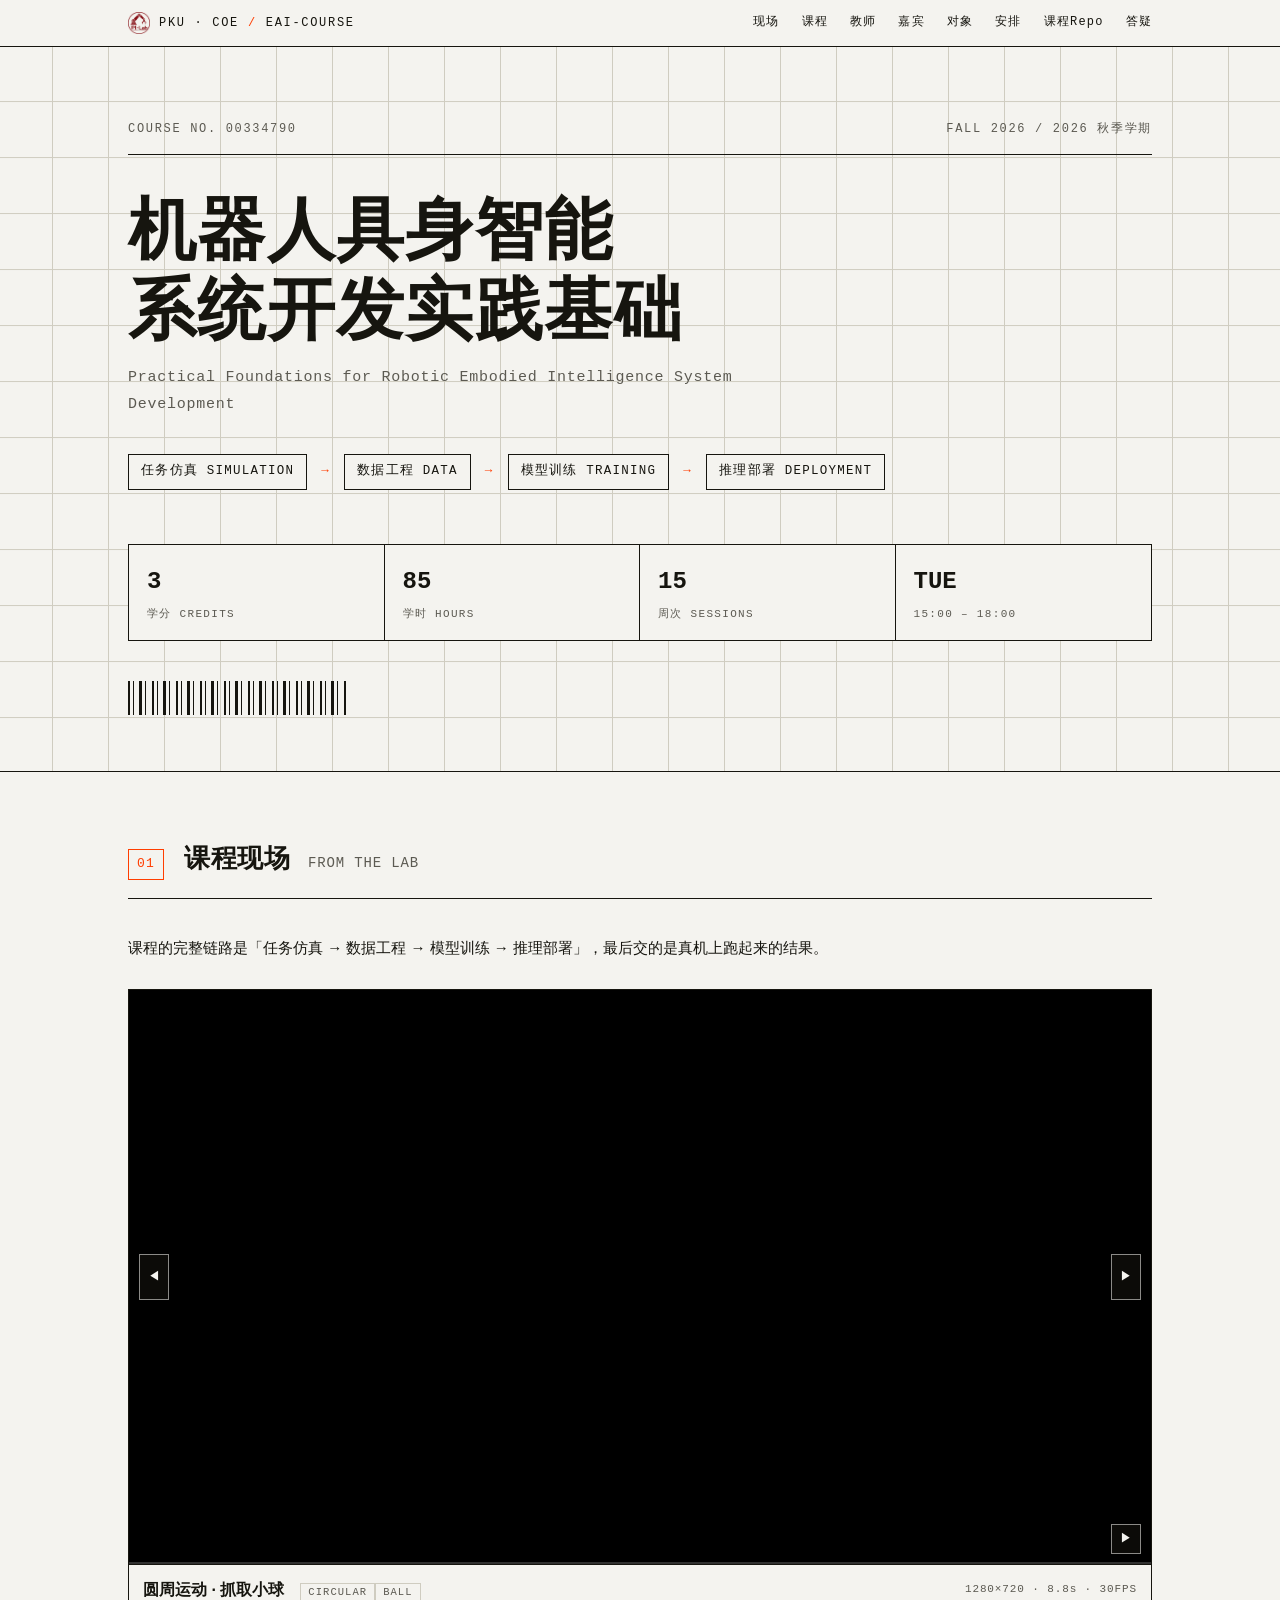
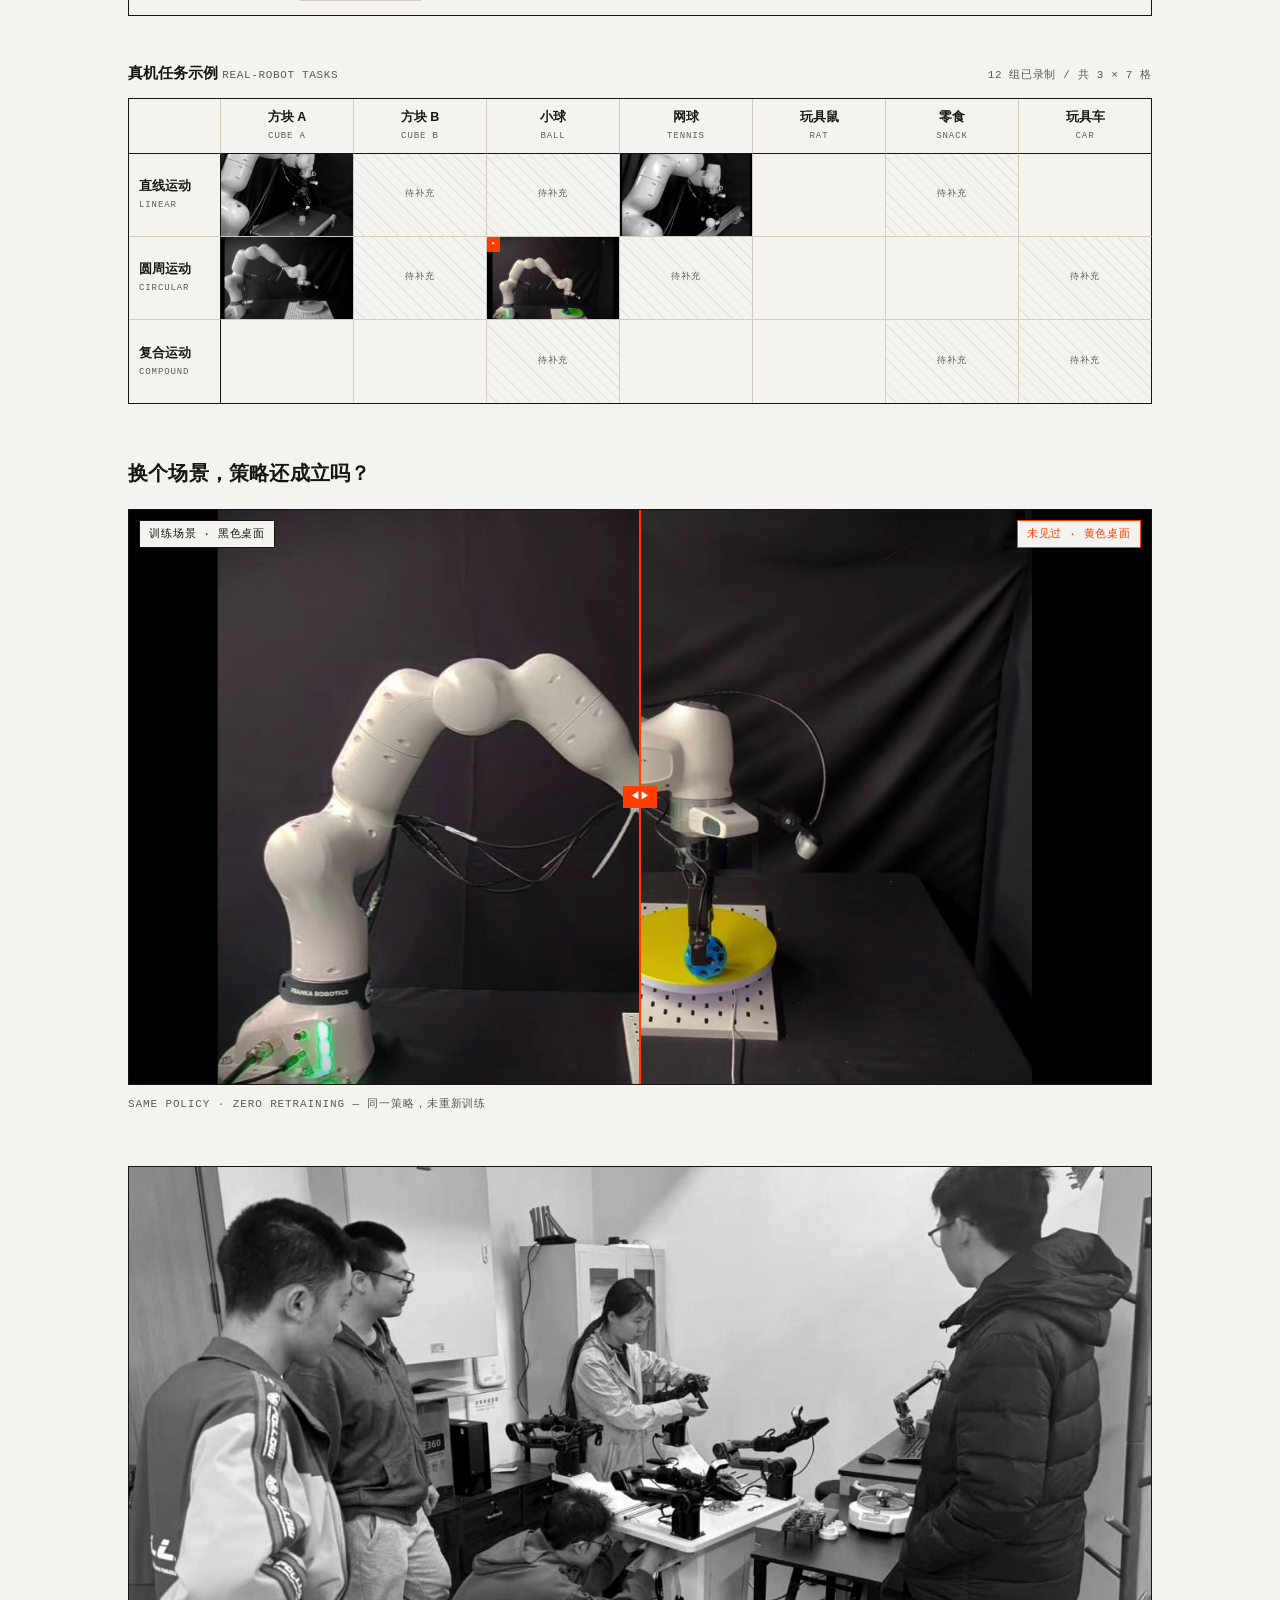
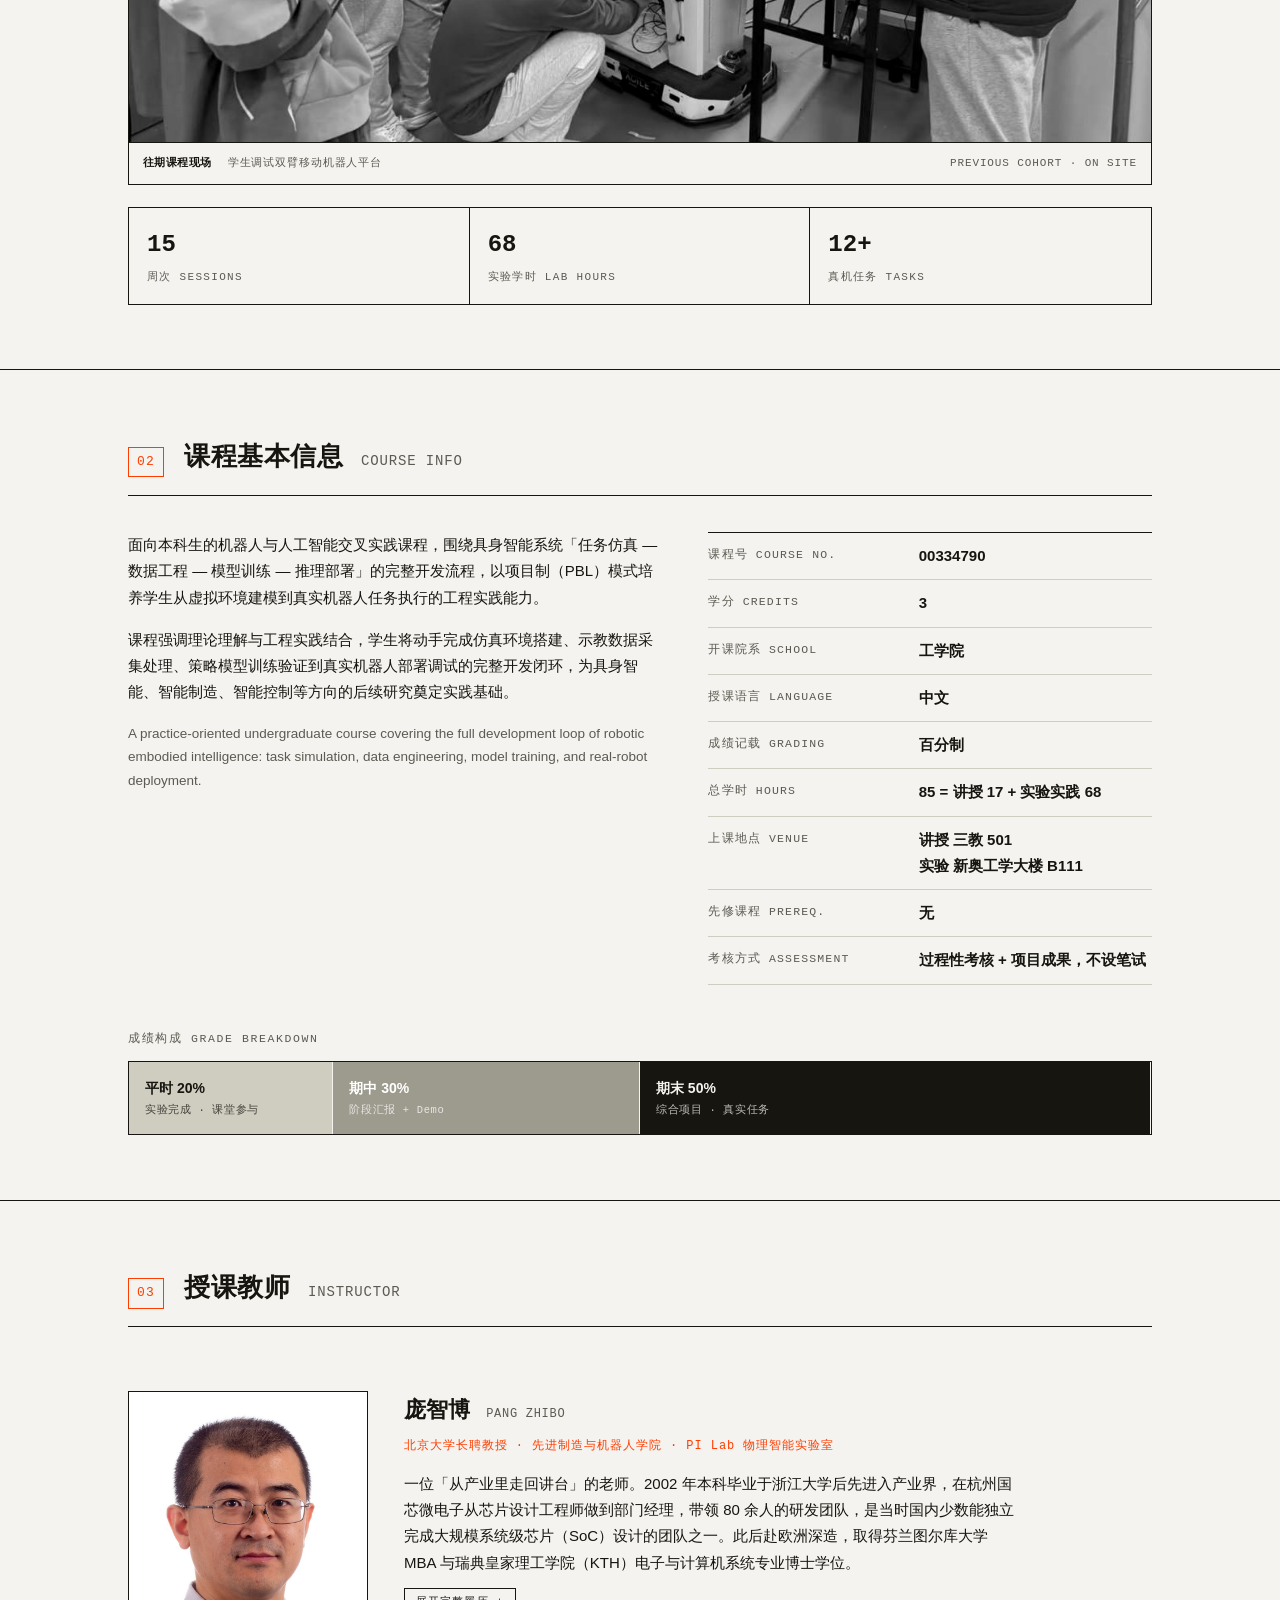
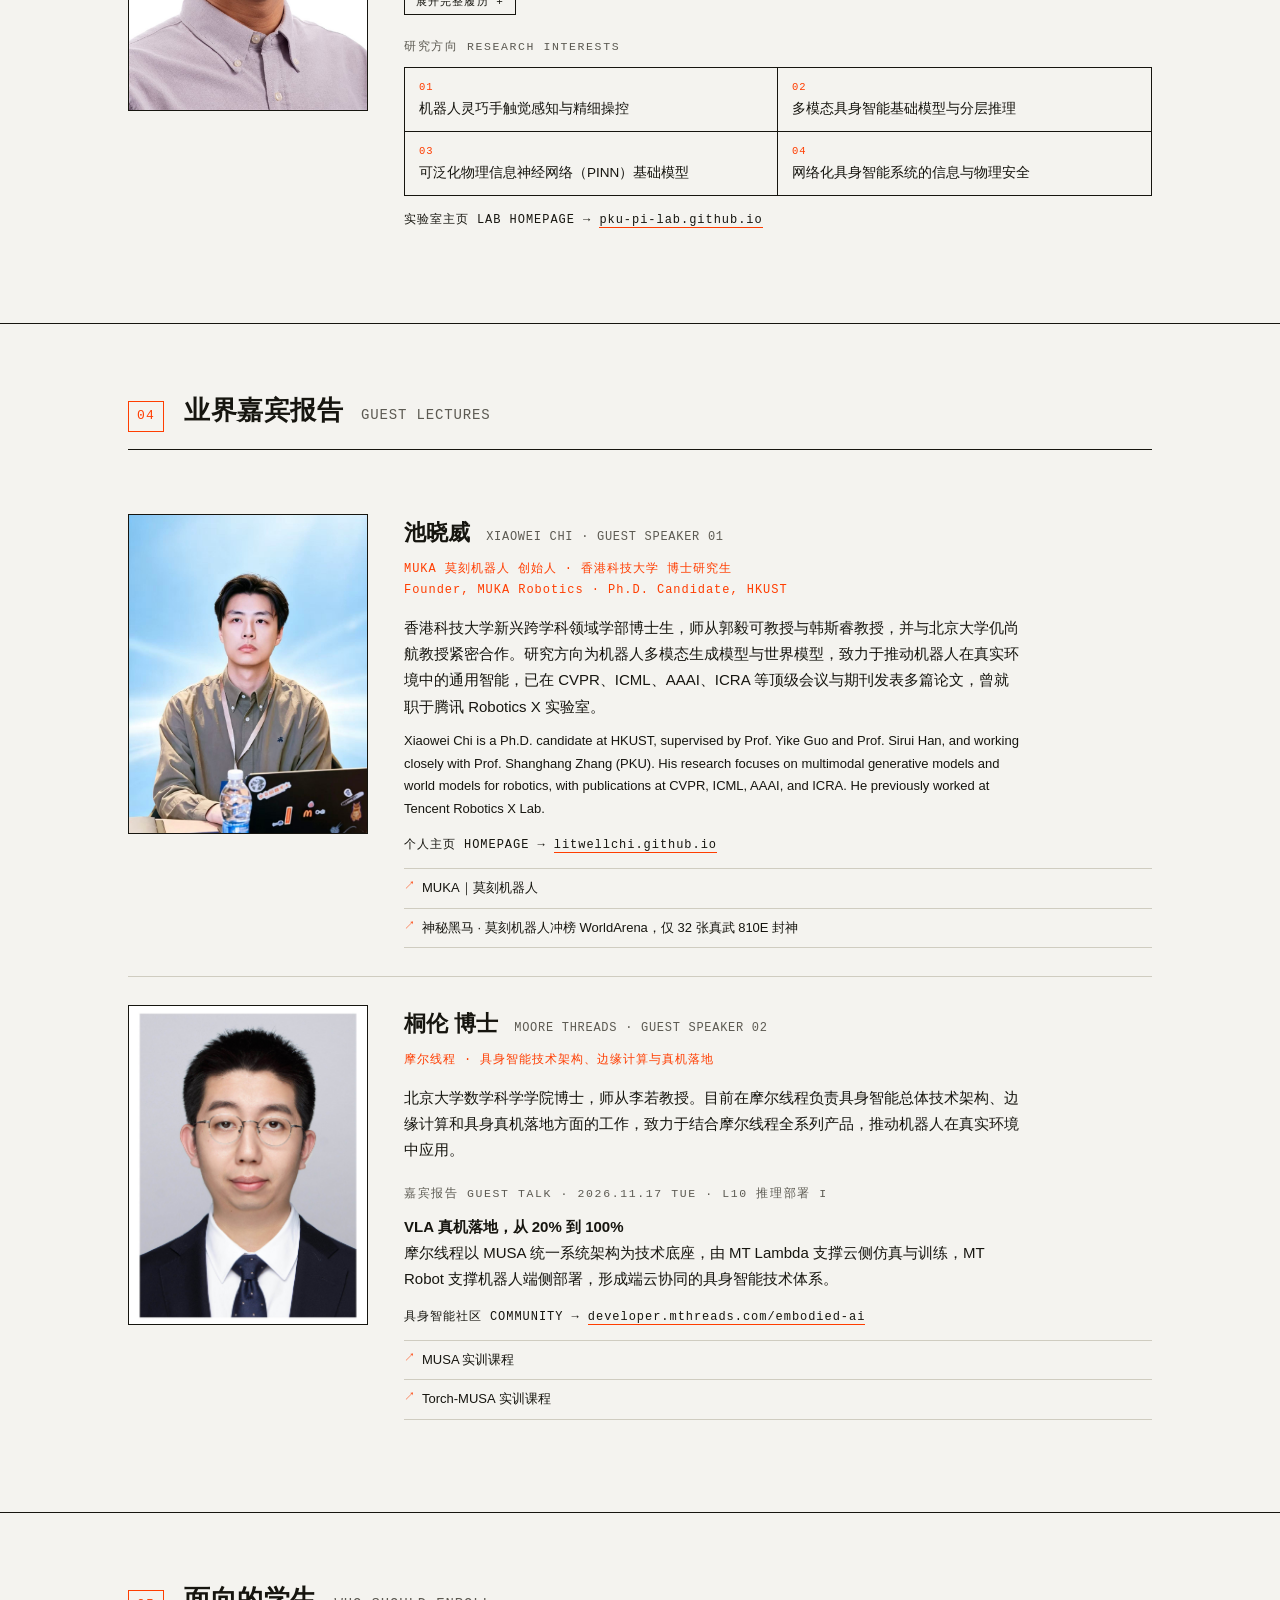
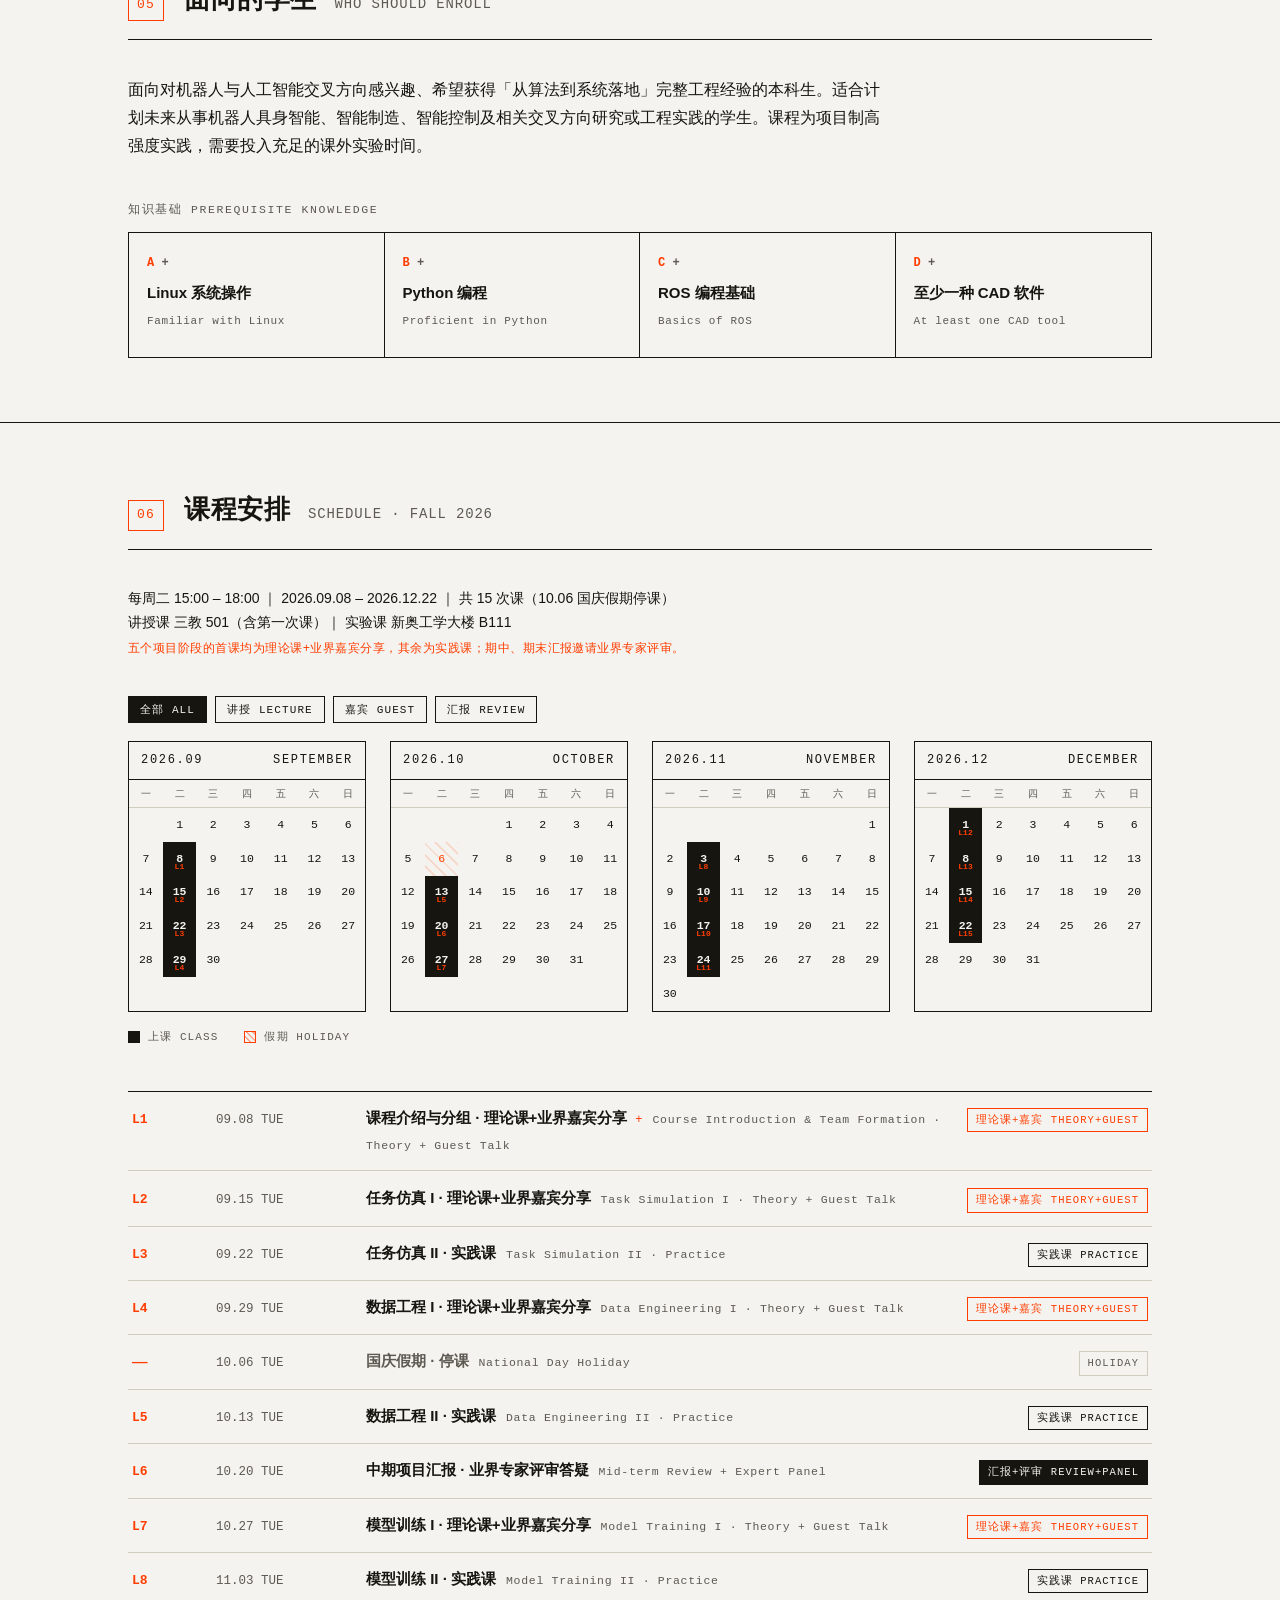
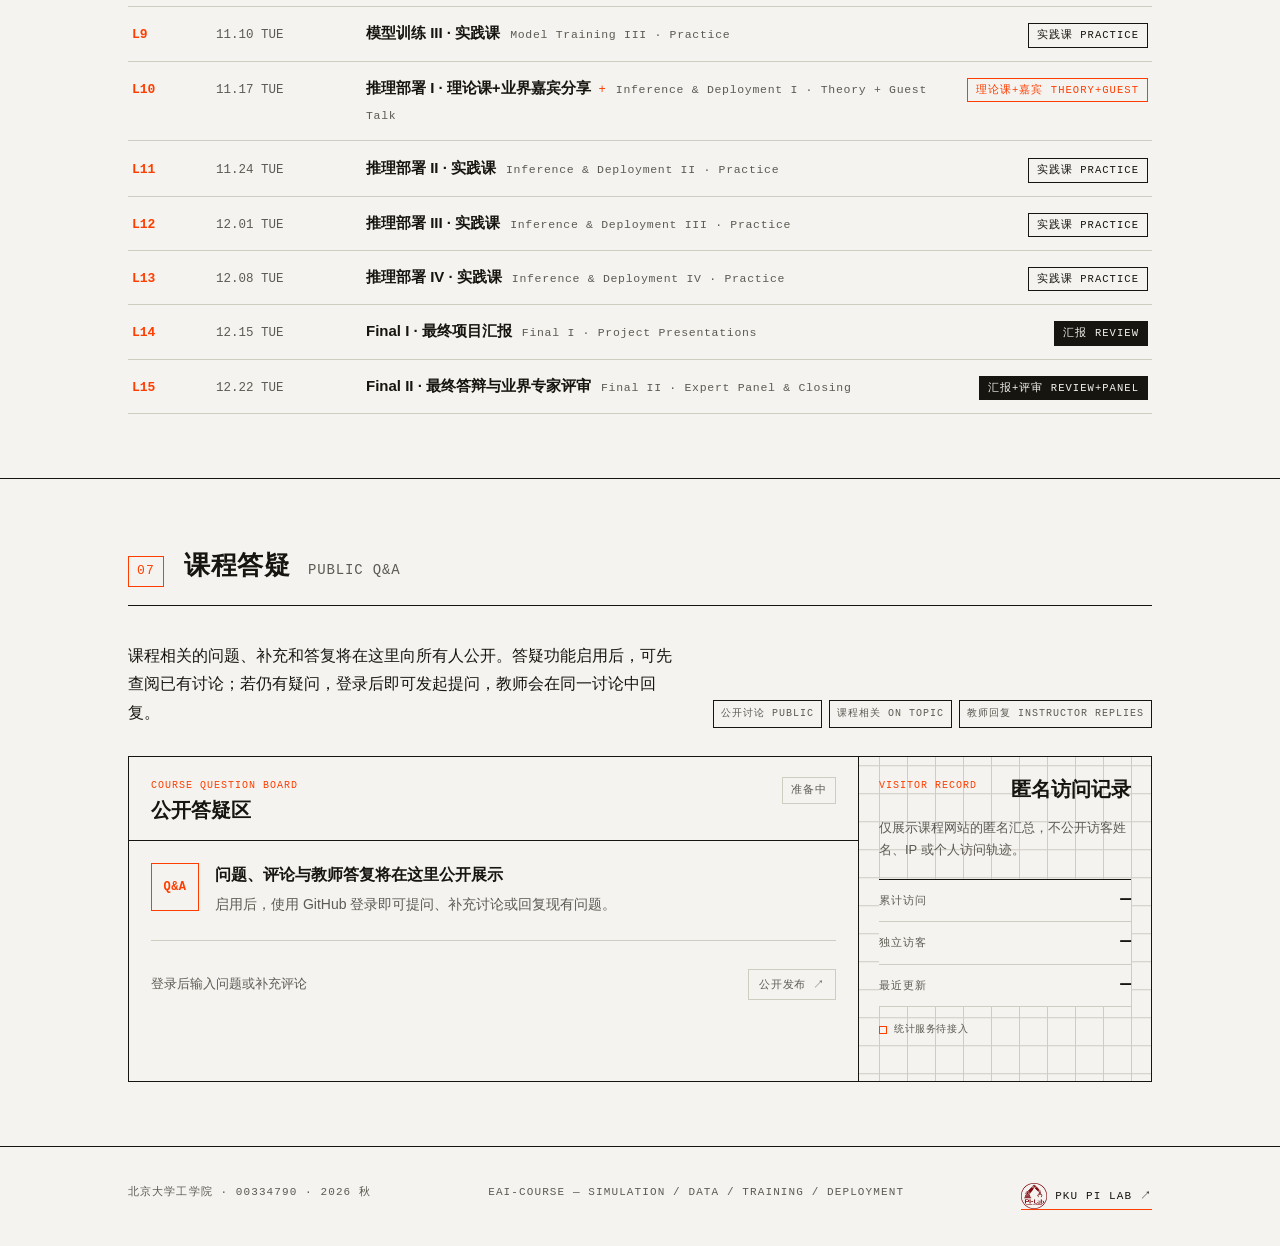
<file: index.html>
<!DOCTYPE html>
<html lang="zh-CN">
<head>
  <meta charset="UTF-8" />
  <meta name="viewport" content="width=device-width, initial-scale=1.0" />
  <link rel="icon" type="image/png" href="images/logo-pi-lab.png" />
  <title>机器人具身智能系统开发实践基础 · 00334790 · 2026 秋</title>
  <meta name="description" content="北京大学工学院本科生实践课程：任务仿真 — 数据工程 — 模型训练 — 推理部署。Practical Foundations for Robotic Embodied Intelligence System Development." />
  <link rel="stylesheet" href="styles.css" />
  <link rel="stylesheet" href="showcase.css" />
</head>
<body>

  <div class="scroll-progress" aria-hidden="true"></div>

  <!-- ══════════ TOP BAR ══════════ -->
  <header class="topbar">
    <div class="wrap topbar-inner">
      <span class="topbar-brand"><img src="images/logo-pi-lab.png" alt="PKU PI-Lab" class="brand-mark" />PKU · COE <i>/</i> EAI-COURSE</span>
      <nav class="topbar-nav">
        <a href="#showcase">现场</a>
        <a href="#info">课程</a>
        <a href="#instructor">教师</a>
        <a href="#guests">嘉宾</a>
        <a href="#audience">对象</a>
        <a href="#schedule">安排</a>
        <a href="repo.html">课程Repo</a>
        <a href="#qa">答疑</a>
      </nav>
    </div>
  </header>

  <!-- ══════════ HERO ══════════ -->
  <section class="hero">
    <div class="wrap">
      <div class="hero-index">
        <span>COURSE NO. 00334790</span>
        <span>FALL 2026 / 2026 秋季学期</span>
      </div>
      <h1 class="hero-title">机器人具身智能<br />系统开发实践基础</h1>
      <p class="hero-sub">Practical Foundations for Robotic Embodied Intelligence System Development</p>
      <div class="hero-pipeline" id="pipeline">
        <span data-stage="0">任务仿真 SIMULATION</span><em>→</em>
        <span data-stage="1">数据工程 DATA</span><em>→</em>
        <span data-stage="2">模型训练 TRAINING</span><em>→</em>
        <span data-stage="3">推理部署 DEPLOYMENT</span>
      </div>
      <div class="pipeline-detail" id="pipeline-detail" aria-live="polite"></div>
      <div class="hero-meta">
        <div><b>3</b><span>学分 CREDITS</span></div>
        <div><b>85</b><span>学时 HOURS</span></div>
        <div><b>15</b><span>周次 SESSIONS</span></div>
        <div><b>TUE</b><span>15:00 – 18:00</span></div>
      </div>
      <div class="hero-barcode" aria-hidden="true"></div>
    </div>
  </section>

  <!-- ══════════ 01 课程现场 ══════════ -->
  <section id="showcase" class="section">
    <div class="wrap">
      <div class="section-head">
        <span class="section-no">01</span>
        <h2>课程现场 <span class="en">FROM THE LAB</span></h2>
      </div>

      <p class="sc-lead reveal">课程的完整链路是「任务仿真 → 数据工程 → 模型训练 → 推理部署」，最后交的是真机上跑起来的结果。</p>

      <!-- 演示播放器 -->
      <div class="reveal">
        <div class="sc-frame" id="sc-frame">
          <div id="sc-stage" class="sc-stage" role="group" aria-label="真机任务演示，可用左右方向键切换">
            <video class="v-a" muted loop playsinline preload="none"></video>
            <video class="v-b" muted loop playsinline preload="none"></video>
            <div class="sc-stage-spin" aria-hidden="true"></div>
            <button class="sc-nav prev" type="button" aria-label="上一个任务">◀</button>
            <button class="sc-nav next" type="button" aria-label="下一个任务">▶</button>
            <button class="sc-play" id="sc-play" type="button" aria-label="播放或暂停">❙❙</button>
            <div class="sc-progress" id="sc-progress" aria-hidden="true"><i></i></div>
          </div>
          <div class="sc-caption">
            <h3 id="sc-title">—</h3>
            <span id="sc-tags"></span>
            <span class="sc-spec" id="sc-spec"></span>
          </div>
        </div>
      </div>

      <!-- 任务矩阵 -->
      <div class="sc-matrix-block reveal">
        <div class="sc-matrix-head">
          <h4>真机任务示例 <span class="en">REAL-ROBOT TASKS</span></h4>
          <p id="sc-matrix-count"></p>
        </div>
        <div class="sc-matrix-scroll">
          <div class="sc-matrix" id="sc-matrix"></div>
        </div>
      </div>

      <!-- 泛化对比 -->
      <div class="sc-compare-block reveal">
        <div class="sc-compare-intro">
          <h4>换个场景，策略还成立吗？</h4>
                  </div>
        <div class="sc-compare" id="sc-compare" style="--x:50%">
          <video class="cmp-a" muted loop playsinline preload="none" poster="assets/posters/Circular-Ball-Succeed.jpg"></video>
          <div class="sc-cmp-top">
            <video class="cmp-b" muted loop playsinline preload="none" poster="assets/posters/Circular-Ball-YellowBG-Succeed.jpg"></video>
          </div>
          <span class="sc-cmp-label l">训练场景 · 黑色桌面</span>
          <span class="sc-cmp-label r">未见过 · 黄色桌面</span>
          <div class="sc-cmp-divider"><span class="sc-cmp-grip">◀▶</span></div>
        </div>
        <p class="sc-compare-note">SAME POLICY · ZERO RETRAINING — 同一策略，未重新训练</p>
      </div>

      <!-- 往期现场 -->
      <div class="scene-block reveal">
        <div class="scene-media">
          <img src="images/scene-classroom.jpg" alt="往期课程现场：学生围着双臂移动机器人调试" loading="lazy" decoding="async" />
        </div>
        <div class="scene-cap">
          <b>往期课程现场</b>
          <span>学生调试双臂移动机器人平台</span>
          <span>PREVIOUS COHORT · ON SITE</span>
        </div>
        <div class="scene-stats">
          <div><b data-count="15">0</b><span>周次 SESSIONS</span></div>
          <div><b data-count="68">0</b><span>实验学时 LAB HOURS</span></div>
          <div><b data-count="12" data-suffix="+">0</b><span>真机任务 TASKS</span></div>
        </div>
      </div>

    </div>
  </section>

  <!-- ══════════ 02 课程基本信息 ══════════ -->
  <section id="info" class="section">
    <div class="wrap">
      <div class="section-head">
        <span class="section-no">02</span>
        <h2>课程基本信息 <span class="en">COURSE INFO</span></h2>
      </div>

      <div class="info-grid">
        <div class="info-desc">
          <p>面向本科生的机器人与人工智能交叉实践课程，围绕具身智能系统「任务仿真 — 数据工程 — 模型训练 — 推理部署」的完整开发流程，以项目制（PBL）模式培养学生从虚拟环境建模到真实机器人任务执行的工程实践能力。</p>
          <p>课程强调理论理解与工程实践结合，学生将动手完成仿真环境搭建、示教数据采集处理、策略模型训练验证到真实机器人部署调试的完整开发闭环，为具身智能、智能制造、智能控制等方向的后续研究奠定实践基础。</p>
          <p class="note">A practice-oriented undergraduate course covering the full development loop of robotic embodied intelligence: task simulation, data engineering, model training, and real-robot deployment.</p>
        </div>

        <dl class="spec">
          <div><dt>课程号 COURSE NO.</dt><dd>00334790</dd></div>
          <div><dt>学分 CREDITS</dt><dd>3</dd></div>
          <div><dt>开课院系 SCHOOL</dt><dd>工学院</dd></div>
          <div><dt>授课语言 LANGUAGE</dt><dd>中文</dd></div>
          <div><dt>成绩记载 GRADING</dt><dd>百分制</dd></div>
          <div><dt>总学时 HOURS</dt><dd>85 = 讲授 17 + 实验实践 68</dd></div>
          <div><dt>上课地点 VENUE</dt><dd>讲授 三教 501<br />实验 新奥工学大楼 B111</dd></div>
          <div><dt>先修课程 PREREQ.</dt><dd>无</dd></div>
          <div><dt>考核方式 ASSESSMENT</dt><dd>过程性考核 + 项目成果，不设笔试</dd></div>
        </dl>
      </div>

      <div class="grading">
        <span class="grading-label">成绩构成 GRADE BREAKDOWN</span>
        <div class="grading-bar">
          <div class="g1" style="width:20%"><b>平时 20%</b><span>实验完成 · 课堂参与</span></div>
          <div class="g2" style="width:30%"><b>期中 30%</b><span>阶段汇报 + Demo</span></div>
          <div class="g3" style="width:50%"><b>期末 50%</b><span>综合项目 · 真实任务</span></div>
        </div>
        <div class="grading-detail" id="grading-detail" aria-live="polite"></div>
      </div>
    </div>
  </section>

  <!-- ══════════ 03 授课教师 ══════════ -->
  <section id="instructor" class="section">
    <div class="wrap">
      <div class="section-head">
        <span class="section-no">03</span>
        <h2>授课教师 <span class="en">INSTRUCTOR</span></h2>
      </div>

      <div class="person">
          <div class="person-photo"><img src="images/instructor-pangzhibo.jpg" alt="庞智博" /></div>
          <div class="person-info">
          <h3>庞智博 <span class="en">PANG ZHIBO</span></h3>
          <p class="person-title">北京大学长聘教授 · 先进制造与机器人学院 · PI Lab 物理智能实验室</p>
          <p class="person-bio">一位「从产业里走回讲台」的老师。2002 年本科毕业于浙江大学后先进入产业界，在杭州国芯微电子从芯片设计工程师做到部门经理，带领 80 余人的研发团队，是当时国内少数能独立完成大规模系统级芯片（SoC）设计的团队之一。此后赴欧洲深造，取得芬兰图尔库大学 MBA 与瑞典皇家理工学院（KTH）电子与计算机系统专业博士学位。</p>

          <div class="bio-more" id="bio-more">
            <p class="person-bio">2013 年加入 ABB 瑞典研究院，一路做到资深主任科学家（Senior Principal Scientist），2021 年起兼任 KTH 双聘教授，2025 年全职回国加盟北京大学。</p>
            <p class="person-bio">主持的欧盟、瑞典及 ABB 集团科研项目累计经费超过 1000 万欧元，成果落地于 ABB 移动 YuMi 机器人、日立能源超高压电力电子控制系统等真实产品；拥有 25 项美欧日授权发明专利，发表国际期刊论文 200 余篇，三度获 ABB 瑞典研究院「年度发明人奖」，并担任 IEEE 工业电子学会执委及 IEEE TII 等多本国际期刊副主编。</p>
          </div>
          <button class="bio-toggle" type="button" id="bio-toggle" aria-controls="bio-more" aria-expanded="false">展开完整履历 +</button>

          <div class="research">
            <span class="research-label">研究方向 RESEARCH INTERESTS</span>
            <div class="research-grid">
              <div><span class="research-no">01</span>机器人灵巧手触觉感知与精细操控</div>
              <div><span class="research-no">02</span>多模态具身智能基础模型与分层推理</div>
              <div><span class="research-no">03</span>可泛化物理信息神经网络（PINN）基础模型</div>
              <div><span class="research-no">04</span>网络化具身智能系统的信息与物理安全</div>
            </div>
          </div>

          <p class="person-link">
            实验室主页 LAB HOMEPAGE →
            <a href="https://pku-pi-lab.github.io/" target="_blank" rel="noopener">pku-pi-lab.github.io</a>
          </p>
        </div>
      </div>
    </div>
  </section>

  <!-- ══════════ 04 业界嘉宾 ══════════ -->
  <section id="guests" class="section">
    <div class="wrap">
      <div class="section-head">
        <span class="section-no">04</span>
        <h2>业界嘉宾报告 <span class="en">GUEST LECTURES</span></h2>
      </div>

      <div class="guests">
        <div class="person guest">
          <div class="person-photo"><img src="images/guest-xiaowei-chi.jpg" alt="池晓威 Xiaowei Chi" /></div>
          <div class="person-info">
            <h3>池晓威 <span class="en">XIAOWEI CHI · GUEST SPEAKER 01</span></h3>
            <p class="person-title">MUKA 莫刻机器人 创始人 · 香港科技大学 博士研究生<br />Founder, MUKA Robotics · Ph.D. Candidate, HKUST</p>
            <p class="person-bio">香港科技大学新兴跨学科领域学部博士生，师从郭毅可教授与韩斯睿教授，并与北京大学仉尚航教授紧密合作。研究方向为机器人多模态生成模型与世界模型，致力于推动机器人在真实环境中的通用智能，已在 CVPR、ICML、AAAI、ICRA 等顶级会议与期刊发表多篇论文，曾就职于腾讯 Robotics X 实验室。</p>
            <p class="person-bio en-bio">Xiaowei Chi is a Ph.D. candidate at HKUST, supervised by Prof. Yike Guo and Prof. Sirui Han, and working closely with Prof. Shanghang Zhang (PKU). His research focuses on multimodal generative models and world models for robotics, with publications at CVPR, ICML, AAAI, and ICRA. He previously worked at Tencent Robotics X Lab.</p>
            <p class="person-link">
              个人主页 HOMEPAGE →
              <a href="https://litwellchi.github.io/" target="_blank" rel="noopener">litwellchi.github.io</a>
            </p>
            <ul class="newslinks">
              <li><a href="https://mp.weixin.qq.com/s/bLZKTwO550GVFsOszIfmnw" target="_blank" rel="noopener">MUKA｜莫刻机器人</a></li>
              <li><a href="https://mp.weixin.qq.com/s/rBpdelQ7BENokDlYPozHpA" target="_blank" rel="noopener">神秘黑马 · 莫刻机器人冲榜 WorldArena，仅 32 张真武 810E 封神</a></li>
            </ul>
          </div>
        </div>
        <div class="person guest" id="guest-tonglun">
          <div class="person-photo"><img src="images/guest-tonglun.jpg" alt="桐伦博士，摩尔线程" loading="lazy" /></div>
          <div class="person-info">
            <h3>桐伦 博士 <span class="en">MOORE THREADS · GUEST SPEAKER 02</span></h3>
            <p class="person-title">摩尔线程 · 具身智能技术架构、边缘计算与真机落地</p>
            <p class="person-bio">北京大学数学科学学院博士，师从李若教授。目前在摩尔线程负责具身智能总体技术架构、边缘计算和具身真机落地方面的工作，致力于结合摩尔线程全系列产品，推动机器人在真实环境中应用。</p>
            <div class="collab">
              <span class="collab-label">嘉宾报告 GUEST TALK · 2026.11.17 TUE · L10 推理部署 I</span>
              <h4>VLA 真机落地，从 20% 到 100%</h4>
              <p class="person-bio">摩尔线程以 MUSA 统一系统架构为技术底座，由 MT Lambda 支撑云侧仿真与训练，MT Robot 支撑机器人端侧部署，形成端云协同的具身智能技术体系。</p>
            </div>
            <p class="person-link">
              具身智能社区 COMMUNITY →
              <a href="https://developer.mthreads.com/embodied-ai" target="_blank" rel="noopener">developer.mthreads.com/embodied-ai</a>
            </p>
            <ul class="newslinks">
              <li><a href="https://academy.mthreads.com/course/155" target="_blank" rel="noopener">MUSA 实训课程</a></li>
              <li><a href="https://academy.mthreads.com/course/156" target="_blank" rel="noopener">Torch-MUSA 实训课程</a></li>
            </ul>
          </div>
        </div>
      </div>
    </div>
  </section>

  <!-- ══════════ 05 面向学生 ══════════ -->
  <section id="audience" class="section">
    <div class="wrap">
      <div class="section-head">
        <span class="section-no">05</span>
        <h2>面向的学生 <span class="en">WHO SHOULD ENROLL</span></h2>
      </div>
      <div class="audience">
        <p>面向对机器人与人工智能交叉方向感兴趣、希望获得「从算法到系统落地」完整工程经验的本科生。适合计划未来从事机器人具身智能、智能制造、智能控制及相关交叉方向研究或工程实践的学生。课程为项目制高强度实践，需要投入充足的课外实验时间。</p>
      </div>

      <div class="prereq">
        <span class="prereq-label">知识基础 PREREQUISITE KNOWLEDGE</span>
        <div class="prereq-grid">
          <div class="prereq-item"><span class="prereq-no">A</span><b>Linux 系统操作</b><span class="en">Familiar with Linux</span><span class="prereq-more">能装环境、看日志、ssh 上远程机器即可。</span></div>
          <div class="prereq-item"><span class="prereq-no">B</span><b>Python 编程</b><span class="en">Proficient in Python</span><span class="prereq-more">能独立写几百行脚本，会用虚拟环境与 NumPy。</span></div>
          <div class="prereq-item"><span class="prereq-no">C</span><b>ROS 编程基础</b><span class="en">Basics of ROS</span><span class="prereq-more">知道节点／话题／服务，跑通过 publisher-subscriber。ROS 1、2 皆可。</span></div>
          <div class="prereq-item"><span class="prereq-no">D</span><b>至少一种 CAD 软件</b><span class="en">At least one CAD tool</span><span class="prereq-more">能建简单零件并导出模型用于仿真场景。SolidWorks / Fusion 360 / FreeCAD 任选。</span></div>
        </div>
      </div>
    </div>
  </section>

  <!-- ══════════ 06 课程安排 ══════════ -->
  <section id="schedule" class="section">
    <div class="wrap">
      <div class="section-head">
        <span class="section-no">06</span>
        <h2>课程安排 <span class="en">SCHEDULE · FALL 2026</span></h2>
      </div>

      <p class="schedule-note">
        每周二 15:00 – 18:00 ｜ 2026.09.08 – 2026.12.22 ｜ 共 15 次课（10.06 国庆假期停课）<br />讲授课 三教 501（含第一次课）｜ 实验课 新奥工学大楼 B111<br />
        <em>五个项目阶段的首课均为理论课+业界嘉宾分享，其余为实践课；期中、期末汇报邀请业界专家评审。</em>
      </p>

      <div class="sched-filter" id="sched-filter" role="group" aria-label="按课次类型筛选"></div>

      <div id="calendar" class="calendar"></div>

      <div class="legend">
        <span><i class="dot dot-class"></i>上课 CLASS</span>
        <span><i class="dot dot-holiday"></i>假期 HOLIDAY</span>
      </div>

      <div id="session-list" class="session-list"></div>
    </div>
  </section>

  <!-- ══════════ 07 课程答疑 ══════════ -->
  <section id="qa" class="section qa-section">
    <div class="wrap">
      <div class="section-head">
        <span class="section-no">07</span>
        <h2>课程答疑 <span class="en">PUBLIC Q&amp;A</span></h2>
      </div>

      <div class="qa-intro">
        <p>课程相关的问题、补充和答复将在这里向所有人公开。答疑功能启用后，可先查阅已有讨论；若仍有疑问，登录后即可发起提问，教师会在同一讨论中回复。</p>
        <div class="qa-rules" aria-label="答疑区规则">
          <span>公开讨论 PUBLIC</span>
          <span>课程相关 ON TOPIC</span>
          <span>教师回复 INSTRUCTOR REPLIES</span>
        </div>
      </div>

      <div class="qa-grid">
        <div class="qa-board">
          <div class="qa-board-head">
            <div>
              <span class="qa-overline">COURSE QUESTION BOARD</span>
              <h3>公开答疑区</h3>
            </div>
            <span class="qa-status" id="qa-status">准备中</span>
          </div>

          <!-- 配置 GitHub Discussions / Giscus 后，评论组件会替换此处的设计态。 -->
          <div class="qa-comment-root" id="qa-comment-root" aria-live="polite">
            <div class="qa-placeholder">
              <span class="qa-placeholder-no">Q&amp;A</span>
              <div>
                <b>问题、评论与教师答复将在这里公开展示</b>
                <p>启用后，使用 GitHub 登录即可提问、补充讨论或回复现有问题。</p>
              </div>
            </div>
            <div class="qa-composer" aria-disabled="true">
              <span>登录后输入问题或补充评论</span>
              <button type="button" disabled>公开发布 ↗</button>
            </div>
          </div>
        </div>

        <aside class="visit-panel" aria-labelledby="visit-title">
          <div class="visit-head">
            <span class="qa-overline">VISITOR RECORD</span>
            <h3 id="visit-title">匿名访问记录</h3>
          </div>
          <p class="visit-note">仅展示课程网站的匿名汇总，不公开访客姓名、IP 或个人访问轨迹。</p>
          <div class="visit-stats" id="visit-stats" aria-live="polite">
            <div><span>累计访问</span><b data-visit-total>—</b></div>
            <div><span>独立访客</span><b data-visit-unique>—</b></div>
            <div><span>最近更新</span><b data-visit-updated>—</b></div>
          </div>
          <p class="visit-state" id="visit-state"><i></i>统计服务待接入</p>
        </aside>
      </div>
    </div>
  </section>

  <!-- ══════════ FOOTER ══════════ -->
  <footer class="footer">
    <div class="wrap footer-inner">
      <span>北京大学工学院 · 00334790 · 2026 秋</span>
      <span>EAI-COURSE — SIMULATION / DATA / TRAINING / DEPLOYMENT</span>
      <a href="https://pku-pi-lab.github.io/" target="_blank" rel="noopener" class="footer-lab"><img src="images/logo-pi-lab.png" alt="" />PKU PI LAB ↗</a>
    </div>
  </footer>

  <script src="main.js"></script>
  <script src="showcase.js"></script>
  <script src="interactions.js"></script>
</body>
</html>
</file>
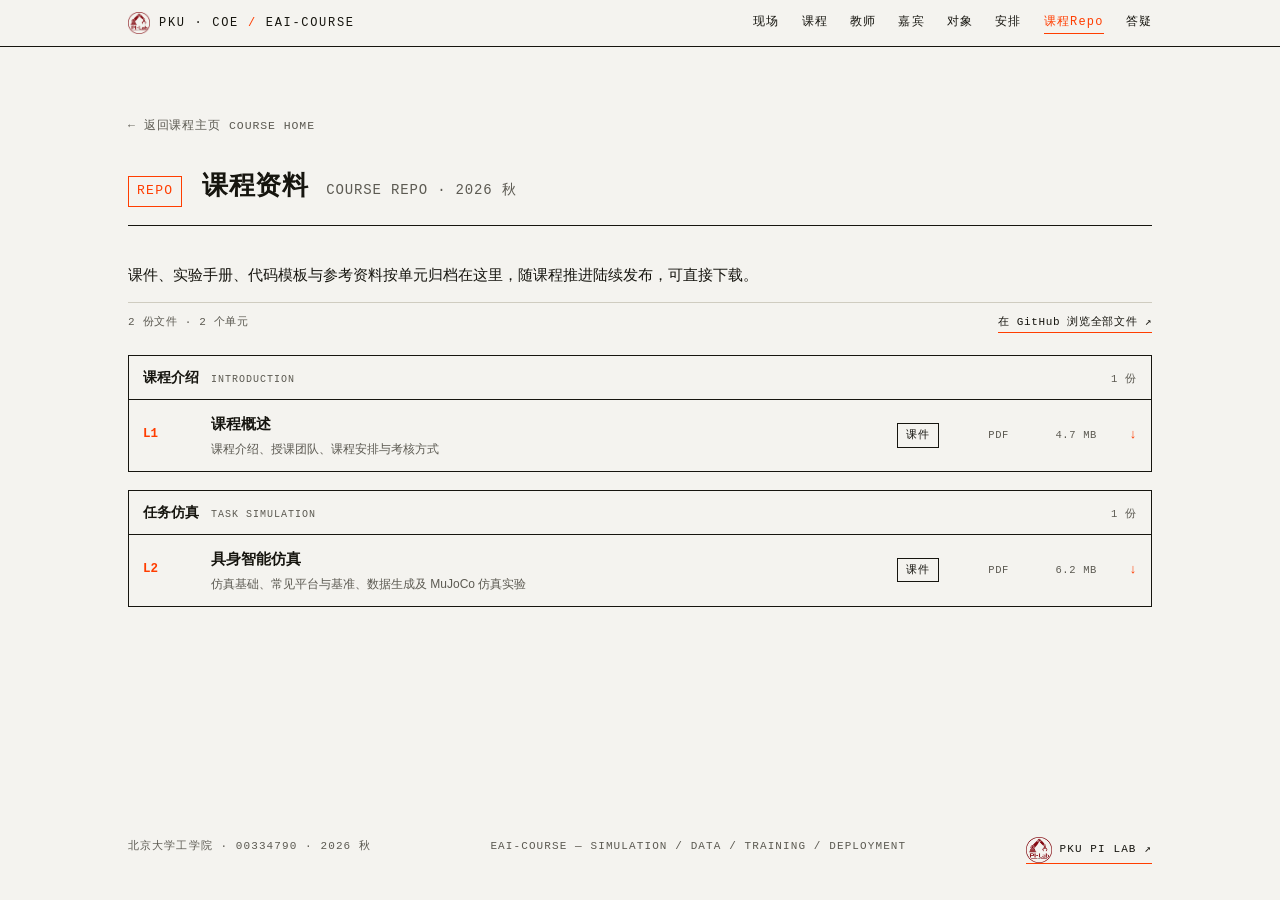
<file: repo.html>
<!DOCTYPE html>
<html lang="zh-CN">
<head>
  <meta charset="UTF-8" />
  <meta name="viewport" content="width=device-width, initial-scale=1.0" />
  <link rel="icon" type="image/png" href="images/logo-pi-lab.png" />
  <title>课程资料 Repo · 2026 秋 · 机器人具身智能系统开发实践基础</title>
  <meta name="description" content="《机器人具身智能系统开发实践基础》课程资料：课件、实验手册、代码模板与参考资料，按单元归档。" />
  <link rel="stylesheet" href="styles.css" />
  <link rel="stylesheet" href="showcase.css" />
</head>
<body>

  <div class="scroll-progress" aria-hidden="true"></div>

  <!-- ══════════ TOP BAR ══════════ -->
  <header class="topbar">
    <div class="wrap topbar-inner">
      <a class="topbar-brand" href="index.html"><img src="images/logo-pi-lab.png" alt="PKU PI-Lab" class="brand-mark" />PKU · COE <i>/</i> EAI-COURSE</a>
      <nav class="topbar-nav">
        <a href="index.html#showcase">现场</a>
        <a href="index.html#info">课程</a>
        <a href="index.html#instructor">教师</a>
        <a href="index.html#guests">嘉宾</a>
        <a href="index.html#audience">对象</a>
        <a href="index.html#schedule">安排</a>
        <a href="repo.html" class="is-current" aria-current="page">课程Repo</a>
        <a href="index.html#qa">答疑</a>
      </nav>
    </div>
  </header>

  <!-- ══════════ 课程资料 Repo ══════════ -->
  <section id="repo" class="section subpage">
    <div class="wrap">
      <a class="backlink" href="index.html">← 返回课程主页 COURSE HOME</a>

      <div class="section-head">
        <span class="section-no">REPO</span>
        <h2>课程资料 <span class="en">COURSE REPO · 2026 秋</span></h2>
      </div>

      <div class="repo-top">
        <p class="repo-lead">课件、实验手册、代码模板与参考资料按单元归档在这里，随课程推进陆续发布，可直接下载。</p>
        <div class="repo-meta">
          <span id="repo-count"></span>
          <a id="repo-browse" href="https://github.com/PKU-PI-Lab/EAI-course/tree/main/materials" target="_blank" rel="noopener">在 GitHub 浏览全部文件 ↗</a>
        </div>
      </div>

      <div id="repo-list" class="repo-list"></div>
    </div>
  </section>

  <!-- ══════════ FOOTER ══════════ -->
  <footer class="footer">
    <div class="wrap footer-inner">
      <span>北京大学工学院 · 00334790 · 2026 秋</span>
      <span>EAI-COURSE — SIMULATION / DATA / TRAINING / DEPLOYMENT</span>
      <a href="https://pku-pi-lab.github.io/" target="_blank" rel="noopener" class="footer-lab"><img src="images/logo-pi-lab.png" alt="" />PKU PI LAB ↗</a>
    </div>
  </footer>

  <script src="materials.js"></script>
  <script src="interactions.js"></script>
</body>
</html>
</file>
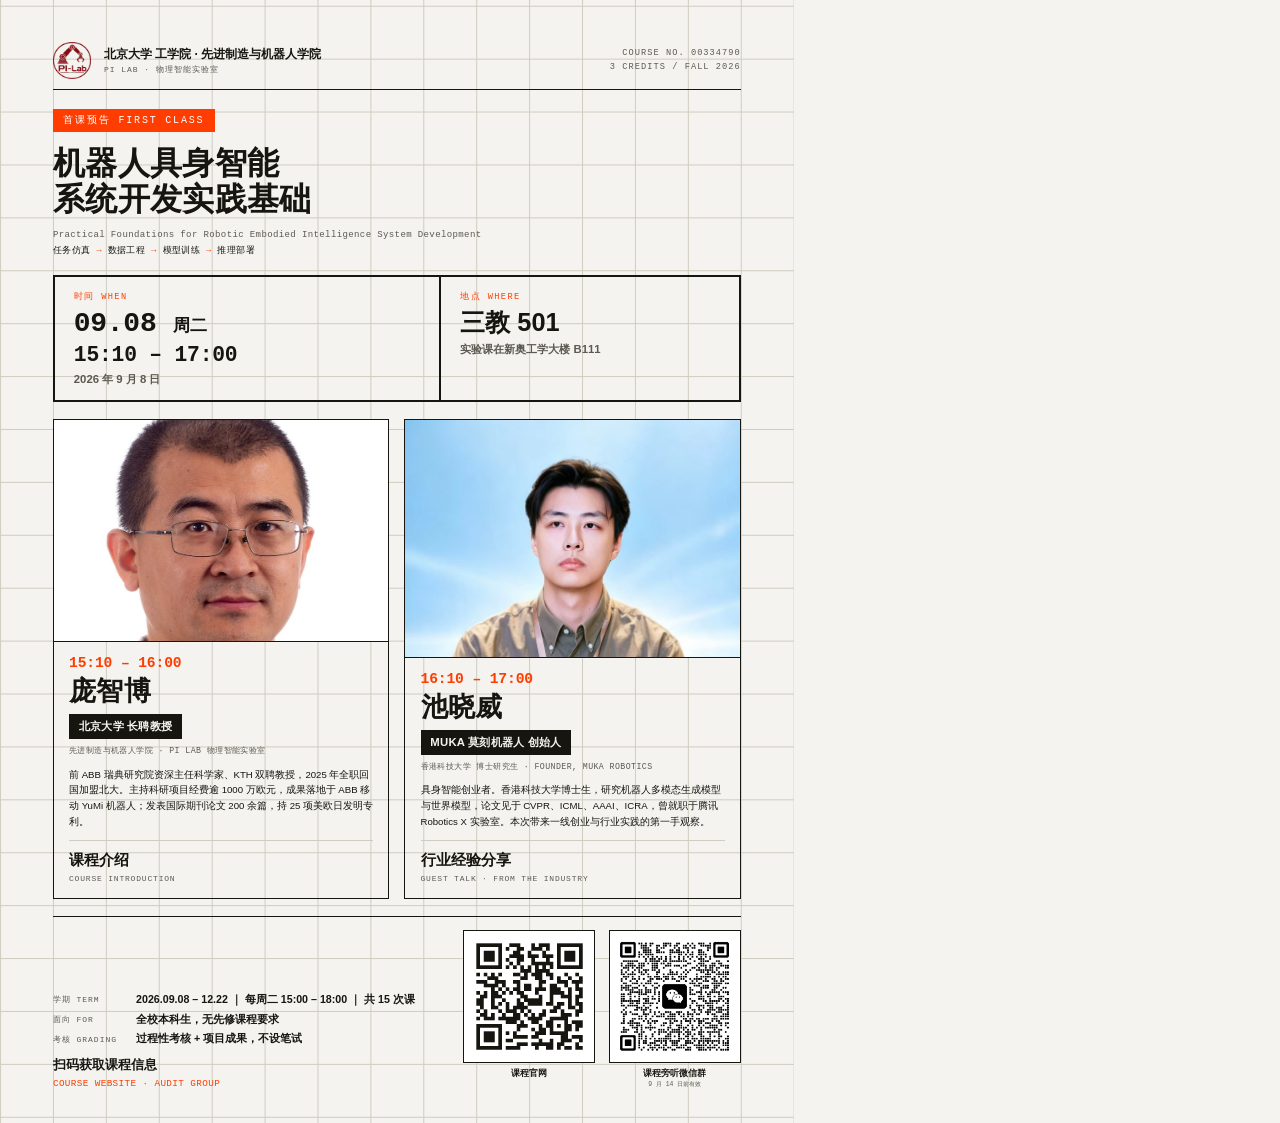
<file: poster/first-class.html>
<!DOCTYPE html>
<html lang="zh-CN">
<head>
<meta charset="UTF-8" />
<link rel="icon" type="image/png" href="../images/logo-pi-lab.png" />
<title>首课预告 · 机器人具身智能系统开发实践基础</title>
<style>
  /* A4 竖版单页海报 · 沿用课程主页的「工业极简」令牌 */
  @page { size: A4 portrait; margin: 0; }

  :root {
    --paper: #f4f3ef;
    --ink: #16150f;
    --ink-soft: #5c5a52;
    --line: #16150f;
    --line-soft: #cfccc0;
    --accent: #ff3d00;
    --mono: "JetBrains Mono", ui-monospace, Consolas, "Courier New", monospace;
    --sans: "Helvetica Neue", Helvetica, Arial, "PingFang SC", "Hiragino Sans GB", "Microsoft YaHei", sans-serif;
  }

  * { margin: 0; padding: 0; box-sizing: border-box; }

  html, body { width: 210mm; height: 297mm; }

  body {
    background: var(--paper);
    color: var(--ink);
    font-family: var(--sans);
    -webkit-font-smoothing: antialiased;
    -webkit-print-color-adjust: exact;
    print-color-adjust: exact;
    overflow: hidden;
  }

  .sheet {
    width: 210mm; height: 297mm;
    padding: 11mm 14mm 9mm;
    display: flex; flex-direction: column;
    background-image:
      linear-gradient(var(--line-soft) 1px, transparent 1px),
      linear-gradient(90deg, var(--line-soft) 1px, transparent 1px);
    background-size: 14mm 14mm;
    background-position: center;
  }

  /* ── 页眉 ── */
  .head {
    display: flex; align-items: center; gap: 3.5mm;
    border-bottom: 1px solid var(--line);
    padding-bottom: 2.5mm;
  }
  .head img { width: 10mm; height: 10mm; display: block; }
  .head-org b { display: block; font-size: 9pt; }
  .head-org span {
    display: block; font-family: var(--mono);
    font-size: 6pt; letter-spacing: .12em; color: var(--ink-soft); margin-top: .5mm;
  }
  .head-no {
    margin-left: auto; text-align: right;
    font-family: var(--mono); font-size: 6.5pt; letter-spacing: .12em;
    color: var(--ink-soft); line-height: 1.7;
  }

  /* ── 标题 ── */
  .eyebrow {
    margin-top: 5mm; align-self: flex-start;
    font-family: var(--mono); font-size: 7.5pt; letter-spacing: .18em;
    color: #fff; background: var(--accent);
    padding: 1.2mm 2.8mm;
  }
  h1 {
    margin-top: 3.5mm;
    font-size: 24pt; font-weight: 800; line-height: 1.14; letter-spacing: .01em;
  }
  .sub {
    margin-top: 2.5mm;
    font-family: var(--mono); font-size: 6.8pt; letter-spacing: .04em;
    color: var(--ink-soft); line-height: 1.7;
  }
  .sub b { color: var(--ink); font-weight: 400; }
  .sub i { font-style: normal; color: var(--accent); }

  /* ── 时间地点 ── */
  .when {
    margin-top: 4.5mm;
    display: grid; grid-template-columns: 1.3fr 1fr;
    border: 1.6pt solid var(--ink);
  }
  .when > div { padding: 3.6mm 5mm; }
  .when > div:first-child { border-right: 1.6pt solid var(--ink); }
  .when .k {
    font-family: var(--mono); font-size: 6.5pt; letter-spacing: .16em;
    color: var(--accent); margin-bottom: 1.6mm;
  }
  .when .big {
    font-family: var(--mono); font-size: 21pt; font-weight: 700;
    line-height: 1.08; letter-spacing: -.01em;
  }
  .when .venue { font-size: 19pt; font-weight: 800; line-height: 1.1; }
  .when .small {
    margin-top: 1.4mm; font-size: 8.5pt; font-weight: 600; color: var(--ink-soft);
  }

  /* ── 两位讲者：主视觉，各占一半 ── */
  .speakers {
    margin-top: 4.5mm;
    flex: 1;
    display: grid; grid-template-columns: 1fr 1fr; gap: 4mm;
    min-height: 0;
  }
  .sp {
    border: 1.2pt solid var(--ink);
    display: flex; flex-direction: column;
    min-height: 0; overflow: hidden;
  }
  .sp-photo {
    flex: 1; min-height: 52mm; overflow: hidden;
    border-bottom: 1.2pt solid var(--ink);
  }
  .sp-photo img {
    width: 100%; height: 100%;
    object-fit: cover; object-position: center 22%;
    display: block;
  }
  .sp-body { padding: 3.4mm 4mm 4mm; }
  .sp-slot {
    font-family: var(--mono); font-size: 11pt; font-weight: 700;
    color: var(--accent); letter-spacing: -.01em;
  }
  .sp-name {
    margin-top: 1.6mm;
    font-size: 20pt; font-weight: 800; letter-spacing: .01em; line-height: 1.1;
  }
  .sp-flag {
    margin-top: 2mm;
    display: inline-block;
    background: var(--ink); color: var(--paper);
    font-size: 8.5pt; font-weight: 700; letter-spacing: .02em;
    padding: 1.3mm 2.6mm;
  }
  .sp-role {
    margin-top: 1.6mm;
    font-family: var(--mono); font-size: 6.2pt; letter-spacing: .05em;
    color: var(--ink-soft); line-height: 1.55;
  }
  .sp-bio {
    margin-top: 2.4mm;
    font-size: 7.2pt; line-height: 1.62; color: var(--ink);
  }
  .sp-topic {
    margin-top: 2.8mm; padding-top: 2.4mm;
    border-top: 1px solid var(--line-soft);
    font-size: 11.5pt; font-weight: 700;
  }
  .sp-topic em {
    font-style: normal; display: block; margin-top: .8mm;
    font-family: var(--mono); font-size: 6pt; letter-spacing: .1em;
    color: var(--ink-soft); font-weight: 400;
  }

  /* ── 页脚：扫码 ── */
  .foot {
    margin-top: 4.5mm;
    display: grid; grid-template-columns: 1fr 74mm; gap: 4mm; align-items: end;
    border-top: 1px solid var(--line); padding-top: 3.6mm;
  }
  .foot-meta dl { display: grid; grid-template-columns: 22mm 1fr; row-gap: 1.5mm; }
  .foot-meta dt {
    font-family: var(--mono); font-size: 6pt; letter-spacing: .12em;
    color: var(--ink-soft); padding-top: .4mm;
  }
  .foot-meta dd { font-size: 8pt; font-weight: 600; }
  .foot-cta { margin-top: 3mm; font-size: 9.5pt; font-weight: 800; }
  .foot-cta em {
    font-style: normal; display: block; margin-top: .8mm;
    font-family: var(--mono); font-size: 7pt; font-weight: 400;
    letter-spacing: .04em; color: var(--accent);
  }
  .qr-codes {
    display: flex; justify-content: flex-end; align-items: flex-start; gap: 3.5mm;
  }
  .qr { width: 35mm; text-align: center; }
  .qr img {
    width: 35mm; height: 35mm; display: block;
    border: 1px solid var(--line); padding: 1.2mm; background: #fff;
  }
  .qr span {
    display: block; margin-top: 1.4mm;
    font-size: 6.6pt; font-weight: 700; line-height: 1.25; color: var(--ink);
  }
  .qr small {
    display: block; margin-top: .5mm;
    font-family: var(--mono); font-size: 4.8pt; line-height: 1.2; color: var(--ink-soft);
  }
</style>
</head>
<body>
<div class="sheet">

  <div class="head">
    <img src="../images/logo-pi-lab.png" alt="PKU PI-Lab" />
    <div class="head-org">
      <b>北京大学 工学院 · 先进制造与机器人学院</b>
      <span>PI LAB · 物理智能实验室</span>
    </div>
    <div class="head-no">
      COURSE NO. 00334790<br />
      3 CREDITS / FALL 2026
    </div>
  </div>

  <span class="eyebrow">首课预告 FIRST CLASS</span>

  <h1>机器人具身智能<br />系统开发实践基础</h1>
  <p class="sub">
    Practical Foundations for Robotic Embodied Intelligence System Development<br />
    <b>任务仿真</b> <i>→</i> <b>数据工程</b> <i>→</i> <b>模型训练</b> <i>→</i> <b>推理部署</b>
  </p>

  <div class="when">
    <div>
      <div class="k">时间 WHEN</div>
      <div class="big">09.08 <span style="font-size:13pt">周二</span></div>
      <div class="big" style="font-size:16pt; margin-top:1.2mm">15:10 – 17:00</div>
      <div class="small">2026 年 9 月 8 日</div>
    </div>
    <div>
      <div class="k">地点 WHERE</div>
      <div class="venue">三教 501</div>
      <div class="small">实验课在新奥工学大楼 B111</div>
    </div>
  </div>

  <div class="speakers">
    <div class="sp">
      <div class="sp-photo"><img src="../images/instructor-pangzhibo.jpg" alt="庞智博" /></div>
      <div class="sp-body">
        <div class="sp-slot">15:10 – 16:00</div>
        <div class="sp-name">庞智博</div>
        <div class="sp-flag">北京大学 长聘教授</div>
        <div class="sp-role">先进制造与机器人学院 · PI LAB 物理智能实验室</div>
        <p class="sp-bio">前 ABB 瑞典研究院资深主任科学家、KTH 双聘教授，2025 年全职回国加盟北大。主持科研项目经费逾 1000 万欧元，成果落地于 ABB 移动 YuMi 机器人；发表国际期刊论文 200 余篇，持 25 项美欧日发明专利。</p>
        <div class="sp-topic">课程介绍<em>COURSE INTRODUCTION</em></div>
      </div>
    </div>

    <div class="sp">
      <div class="sp-photo"><img src="../images/guest-xiaowei-chi.jpg" alt="池晓威" /></div>
      <div class="sp-body">
        <div class="sp-slot">16:10 – 17:00</div>
        <div class="sp-name">池晓威</div>
        <div class="sp-flag">MUKA 莫刻机器人 创始人</div>
        <div class="sp-role">香港科技大学 博士研究生 · FOUNDER, MUKA ROBOTICS</div>
        <p class="sp-bio">具身智能创业者。香港科技大学博士生，研究机器人多模态生成模型与世界模型，论文见于 CVPR、ICML、AAAI、ICRA，曾就职于腾讯 Robotics X 实验室。本次带来一线创业与行业实践的第一手观察。</p>
        <div class="sp-topic">行业经验分享<em>GUEST TALK · FROM THE INDUSTRY</em></div>
      </div>
    </div>
  </div>

  <div class="foot">
    <div class="foot-meta">
      <dl>
        <dt>学期 TERM</dt><dd>2026.09.08 – 12.22 ｜ 每周二 15:00 – 18:00 ｜ 共 15 次课</dd>
        <dt>面向 FOR</dt><dd>全校本科生，无先修课程要求</dd>
        <dt>考核 GRADING</dt><dd>过程性考核 + 项目成果，不设笔试</dd>
      </dl>
      <div class="foot-cta">
        扫码获取课程信息
        <em>COURSE WEBSITE · AUDIT GROUP</em>
      </div>
    </div>
    <div class="qr-codes">
      <div class="qr">
        <img src="qr-course.png" alt="课程官网二维码" />
        <span>课程官网</span>
      </div>
      <div class="qr">
        <img src="qr-audit-group.png" alt="课程旁听微信群二维码" />
        <span>课程旁听微信群</span>
        <small>9 月 14 日前有效</small>
      </div>
    </div>
  </div>

</div>
</body>
</html>
</file>
<file: styles.css>
/* ─────────────────────────────────────────────
   EAI-COURSE 00334790 · INDUSTRIAL MINIMAL
   ───────────────────────────────────────────── */
:root {
  --paper: #f4f3ef;
  --ink: #16150f;
  --ink-soft: #5c5a52;
  --line: #16150f;
  --line-soft: #cfccc0;
  --accent: #ff3d00;
  --mono: "JetBrains Mono", ui-monospace, "Cascadia Mono", Consolas, "Courier New", monospace;
  --sans: "Helvetica Neue", Helvetica, Arial, "PingFang SC", "Hiragino Sans GB", "Microsoft YaHei", sans-serif;
}

* { margin: 0; padding: 0; box-sizing: border-box; }

html { scroll-behavior: smooth; }

body {
  background: var(--paper);
  color: var(--ink);
  font-family: var(--sans);
  font-size: 15px;
  line-height: 1.75;
  -webkit-font-smoothing: antialiased;
}

.wrap { max-width: 1080px; margin: 0 auto; padding: 0 28px; }

.en { font-family: var(--mono); font-weight: 400; letter-spacing: .06em; }

/* ── TOP BAR ── */
.topbar {
  position: sticky; top: 0; z-index: 50;
  background: var(--paper);
  border-bottom: 1px solid var(--line);
}
.topbar-inner {
  display: flex; justify-content: space-between; align-items: center;
  height: 46px;
}
.topbar-brand {
  font-family: var(--mono); font-size: 12px; letter-spacing: .14em;
}
.topbar-brand i { font-style: normal; color: var(--accent); }
.topbar-nav { display: flex; gap: 22px; }
.topbar-nav a {
  font-family: var(--mono); font-size: 12px; letter-spacing: .1em;
  color: var(--ink); text-decoration: none;
  border-bottom: 1px solid transparent;
}
.topbar-nav a:hover { color: var(--accent); border-bottom-color: var(--accent); }

/* ── HERO ── */
.hero {
  border-bottom: 1px solid var(--line);
  padding: 72px 0 56px;
  background-image:
    linear-gradient(var(--line-soft) 1px, transparent 1px),
    linear-gradient(90deg, var(--line-soft) 1px, transparent 1px);
  background-size: 56px 56px;
  background-position: center;
}
.hero-index {
  display: flex; justify-content: space-between; flex-wrap: wrap; gap: 8px;
  font-family: var(--mono); font-size: 12px; letter-spacing: .14em;
  color: var(--ink-soft);
  border-bottom: 1px solid var(--line);
  padding-bottom: 14px; margin-bottom: 34px;
}
.hero-title {
  font-size: clamp(38px, 6.5vw, 68px);
  line-height: 1.18; font-weight: 800; letter-spacing: .02em;
}
.hero-sub {
  margin-top: 16px;
  font-family: var(--mono); font-size: clamp(12px, 1.6vw, 15px);
  letter-spacing: .05em; color: var(--ink-soft);
  max-width: 720px;
}
.hero-pipeline {
  margin-top: 36px;
  display: flex; flex-wrap: wrap; gap: 10px 14px; align-items: center;
  font-family: var(--mono); font-size: 12.5px; letter-spacing: .1em;
}
.hero-pipeline span { border: 1px solid var(--line); padding: 6px 12px; background: var(--paper); }
.hero-pipeline em { font-style: normal; color: var(--accent); font-weight: 700; }
.hero-meta {
  margin-top: 40px;
  display: grid; grid-template-columns: repeat(4, 1fr);
  border: 1px solid var(--line);
  background: var(--paper);
}
.hero-meta div {
  padding: 16px 18px;
  border-right: 1px solid var(--line);
  display: flex; flex-direction: column; gap: 2px;
}
.hero-meta div:last-child { border-right: none; }
.hero-meta b { font-family: var(--mono); font-size: 24px; font-weight: 700; }
.hero-meta span { font-family: var(--mono); font-size: 11px; letter-spacing: .12em; color: var(--ink-soft); }
.hero-barcode {
  margin-top: 40px; height: 34px; width: 220px;
  background: repeating-linear-gradient(90deg,
    var(--ink) 0 2px, transparent 2px 5px,
    var(--ink) 5px 6px, transparent 6px 11px,
    var(--ink) 11px 14px, transparent 14px 17px,
    var(--ink) 17px 18px, transparent 18px 24px);
}

/* ── SECTIONS ── */
.section { border-bottom: 1px solid var(--line); padding: 64px 0; }
.section-head {
  display: flex; align-items: baseline; gap: 20px;
  border-bottom: 1px solid var(--line);
  padding-bottom: 16px; margin-bottom: 36px;
}
.section-no {
  font-family: var(--mono); font-size: 13px; letter-spacing: .1em;
  color: var(--accent); border: 1px solid var(--accent);
  padding: 3px 8px;
}
.section h2 { font-size: 26px; font-weight: 800; letter-spacing: .02em; }
.section h2 .en { font-size: 14px; color: var(--ink-soft); margin-left: 10px; }

/* ── 01 INFO ── */
.info-grid {
  display: grid; grid-template-columns: 1.2fr 1fr; gap: 48px;
}
.info-desc p { margin-bottom: 16px; }
.info-desc .note { color: var(--ink-soft); font-size: 13.5px; }
.spec { border-top: 1px solid var(--line); }
.spec div {
  display: grid; grid-template-columns: 1fr 1.2fr; gap: 16px;
  padding: 10px 0; border-bottom: 1px solid var(--line-soft);
}
.spec dt { font-family: var(--mono); font-size: 11.5px; letter-spacing: .1em; color: var(--ink-soft); padding-top: 2px; }
.spec dd { font-weight: 600; }

.grading { margin-top: 44px; }
.grading-label, .prereq-label {
  display: block;
  font-family: var(--mono); font-size: 11.5px; letter-spacing: .14em;
  color: var(--ink-soft); margin-bottom: 12px;
}
.grading-bar { display: flex; border: 1px solid var(--line); height: 74px; }
.grading-bar > div {
  display: flex; flex-direction: column; justify-content: center;
  padding: 0 16px; border-right: 1px solid var(--paper);
  overflow: hidden; white-space: nowrap;
}
.grading-bar b { font-size: 14px; }
.grading-bar span { font-family: var(--mono); font-size: 10.5px; letter-spacing: .06em; opacity: .75; }
.grading-bar .g1 { background: var(--line-soft); }
.grading-bar .g2 { background: #9d9a8e; color: #fff; }
.grading-bar .g3 { background: var(--ink); color: var(--paper); }

/* ── 02/03 PEOPLE ── */
.person {
  display: grid; grid-template-columns: 240px 1fr; gap: 36px;
  padding: 28px 0; border-bottom: 1px solid var(--line-soft);
}
.person:last-child { border-bottom: none; }
.person-photo {
  aspect-ratio: 3 / 4;
  border: 1px solid var(--line);
  background:
    repeating-linear-gradient(45deg, transparent 0 14px, rgba(22,21,15,.06) 14px 15px),
    var(--line-soft);
  display: flex; align-items: center; justify-content: center;
  font-family: var(--mono); font-size: 11px; letter-spacing: .16em;
  color: var(--ink-soft); text-align: center; line-height: 2;
  overflow: hidden;
}
.person-photo img { width: 100%; height: 100%; object-fit: cover; display: block; }
.en-bio { font-size: 13px; color: var(--ink-soft); margin-top: 10px; }
.person-info { align-self: center; }
.person-info h3 { font-size: 22px; font-weight: 800; }
.person-info h3 .en { font-size: 12px; color: var(--ink-soft); margin-left: 10px; }
.person-title {
  font-family: var(--mono); font-size: 12px; letter-spacing: .08em;
  color: var(--accent); margin: 6px 0 14px;
}
.person-bio { color: var(--ink); max-width: 620px; }
.person-link {
  margin-top: 14px;
  font-family: var(--mono); font-size: 12px; letter-spacing: .08em;
}
.person-link a { color: var(--ink); border-bottom: 1px solid var(--accent); text-decoration: none; }
.person-link a:hover { color: var(--accent); }

/* ── 04 AUDIENCE / PREREQ ── */
.audience p { max-width: 760px; font-size: 16px; }
.prereq { margin-top: 40px; }
.prereq-grid {
  display: grid; grid-template-columns: repeat(4, 1fr);
  border: 1px solid var(--line);
}
.prereq-item {
  padding: 20px 18px;
  border-right: 1px solid var(--line);
  display: flex; flex-direction: column; gap: 6px;
}
.prereq-item:last-child { border-right: none; }
.prereq-no {
  font-family: var(--mono); font-size: 12px; font-weight: 700;
  color: var(--accent);
}
.prereq-item b { font-size: 15px; }
.prereq-item .en { font-size: 11px; color: var(--ink-soft); }

/* ── 05 SCHEDULE ── */
.schedule-note { margin-bottom: 36px; font-size: 14px; }
.schedule-note em { font-style: normal; color: var(--accent); font-family: var(--mono); font-size: 12px; letter-spacing: .04em; }

.calendar {
  display: grid; grid-template-columns: repeat(4, 1fr); gap: 24px;
}
.cal-month { border: 1px solid var(--line); background: var(--paper); }
.cal-month-head {
  font-family: var(--mono); font-size: 12px; letter-spacing: .14em;
  border-bottom: 1px solid var(--line);
  padding: 8px 12px; display: flex; justify-content: space-between;
}
.cal-grid {
  display: grid; grid-template-columns: repeat(7, 1fr);
}
.cal-grid .cal-dow {
  font-family: var(--mono); font-size: 10px; color: var(--ink-soft);
  text-align: center; padding: 6px 0 4px;
  border-bottom: 1px solid var(--line-soft);
}
.cal-cell {
  aspect-ratio: 1; display: flex; align-items: center; justify-content: center;
  font-family: var(--mono); font-size: 11.5px;
  position: relative;
}
.cal-cell.empty { background: transparent; }
.cal-cell.class {
  background: var(--ink); color: var(--paper); font-weight: 700;
}
.cal-cell.class::after {
  content: attr(data-w);
  position: absolute; bottom: 2px; left: 0; right: 0;
  font-size: 8px; text-align: center; color: var(--accent); letter-spacing: .02em;
}
.cal-cell.holiday {
  color: var(--accent);
  background: repeating-linear-gradient(45deg, transparent 0 6px, rgba(255,61,0,.14) 6px 8px);
}
.legend {
  display: flex; gap: 26px; margin-top: 16px;
  font-family: var(--mono); font-size: 11px; letter-spacing: .1em; color: var(--ink-soft);
}
.legend span { display: flex; align-items: center; gap: 8px; }
.dot { width: 12px; height: 12px; display: inline-block; }
.dot-class { background: var(--ink); }
.dot-holiday { background: repeating-linear-gradient(45deg, transparent 0 3px, rgba(255,61,0,.4) 3px 4.5px); border: 1px solid var(--accent); }

.session-list { margin-top: 44px; border-top: 1px solid var(--line); }
.session-row {
  display: grid; grid-template-columns: 64px 130px 1fr auto; gap: 20px;
  align-items: baseline;
  padding: 13px 4px; border-bottom: 1px solid var(--line-soft);
}
.session-row:hover { background: rgba(22,21,15,.04); }
.session-w { font-family: var(--mono); font-size: 13px; font-weight: 700; color: var(--accent); }
.session-date { font-family: var(--mono); font-size: 12.5px; color: var(--ink-soft); }
.session-topic b { font-weight: 700; }
.session-topic .en { font-size: 11.5px; color: var(--ink-soft); margin-left: 10px; }
.session-tag {
  font-family: var(--mono); font-size: 10.5px; letter-spacing: .1em;
  border: 1px solid var(--line); padding: 2px 8px; white-space: nowrap;
}
.session-row.tag-guest .session-tag { border-color: var(--accent); color: var(--accent); }
.session-row.tag-review .session-tag { background: var(--ink); color: var(--paper); border-color: var(--ink); }
.session-row.holiday-row { color: var(--ink-soft); }
.session-row.holiday-row .session-tag { border-color: var(--line-soft); color: var(--ink-soft); }

/* ── 07 PUBLIC Q&A / VISITOR RECORD ── */
.qa-section { background: var(--paper); }
.qa-intro {
  display: grid; grid-template-columns: minmax(0, 1fr) auto; gap: 28px;
  align-items: end; margin-bottom: 28px;
}
.qa-intro > p { max-width: 690px; font-size: 16px; line-height: 1.8; }
.qa-rules { display: flex; flex-wrap: wrap; justify-content: flex-end; gap: 7px; }
.qa-rules span,
.qa-overline {
  font-family: var(--mono); font-size: 10px; letter-spacing: .1em;
}
.qa-rules span { border: 1px solid var(--line); padding: 4px 7px; color: var(--ink-soft); }
.qa-grid {
  display: grid; grid-template-columns: minmax(0, 1fr) 292px;
  border: 1px solid var(--line); background: var(--paper);
}
.qa-board { min-width: 0; border-right: 1px solid var(--line); }
.qa-board-head,
.visit-head {
  display: flex; justify-content: space-between; gap: 18px; align-items: flex-start;
}
.qa-board-head { padding: 20px 22px 18px; border-bottom: 1px solid var(--line); }
.qa-overline { display: block; color: var(--accent); margin-bottom: 4px; }
.qa-board h3,
.visit-panel h3 { font-size: 20px; line-height: 1.2; }
.qa-status {
  flex: 0 0 auto; border: 1px solid var(--line-soft); color: var(--ink-soft);
  font-family: var(--mono); font-size: 11px; letter-spacing: .08em; padding: 3px 8px;
}
.qa-status.is-live { border-color: var(--accent); color: var(--accent); }
.qa-comment-root { min-height: 240px; padding: 22px; }
.qa-placeholder {
  display: grid; grid-template-columns: 48px minmax(0, 1fr); gap: 16px;
  padding-bottom: 24px; border-bottom: 1px solid var(--line-soft);
}
.qa-placeholder-no {
  width: 48px; height: 48px; display: grid; place-items: center;
  border: 1px solid var(--accent); color: var(--accent);
  font-family: var(--mono); font-size: 12px; font-weight: 700; letter-spacing: .04em;
}
.qa-placeholder b { display: block; font-size: 16px; line-height: 1.55; }
.qa-placeholder p { margin-top: 5px; color: var(--ink-soft); font-size: 14px; line-height: 1.65; }
.qa-composer {
  margin-top: 16px; display: flex; justify-content: space-between; align-items: center; gap: 14px;
  padding: 12px 0 0; color: var(--ink-soft); font-size: 13px;
}
.qa-composer button {
  flex: 0 0 auto; border: 1px solid var(--line-soft); background: transparent;
  color: var(--ink-soft); cursor: not-allowed; padding: 7px 10px;
  font-family: var(--mono); font-size: 11px; letter-spacing: .06em;
}
.qa-comment-root .giscus,
.qa-comment-root .giscus-frame { width: 100%; }
.visit-panel {
  padding: 20px 20px 18px;
  background-image:
    linear-gradient(var(--line-soft) 1px, transparent 1px),
    linear-gradient(90deg, var(--line-soft) 1px, transparent 1px);
  background-size: 28px 28px;
  background-position: center;
}
.visit-note { margin-top: 16px; font-size: 13px; line-height: 1.7; color: var(--ink-soft); }
.visit-stats { margin-top: 18px; border-top: 1px solid var(--line); background: var(--paper); }
.visit-stats > div {
  display: flex; justify-content: space-between; align-items: baseline; gap: 12px;
  padding: 10px 0; border-bottom: 1px solid var(--line-soft);
}
.visit-stats span { font-family: var(--mono); font-size: 11px; letter-spacing: .08em; color: var(--ink-soft); }
.visit-stats b { font-family: var(--mono); font-size: 18px; line-height: 1; }
.visit-state {
  display: flex; align-items: center; gap: 7px; margin-top: 14px;
  font-family: var(--mono); font-size: 10px; letter-spacing: .06em; color: var(--ink-soft);
}
.visit-state i { width: 8px; height: 8px; display: inline-block; border: 1px solid var(--accent); }
.visit-state.is-live { color: var(--accent); }
.visit-state.is-live i { background: var(--accent); }

/* ── FOOTER ── */
.footer { padding: 36px 0; }
.footer-inner {
  display: flex; justify-content: space-between; flex-wrap: wrap; gap: 12px;
  font-family: var(--mono); font-size: 11px; letter-spacing: .1em; color: var(--ink-soft);
}
.footer a { color: var(--ink); text-decoration: none; border-bottom: 1px solid var(--accent); }
.footer a:hover { color: var(--accent); }

/* ── RESPONSIVE ── */
@media (max-width: 900px) {
  .info-grid { grid-template-columns: 1fr; gap: 28px; }
  .calendar { grid-template-columns: repeat(2, 1fr); }
  .prereq-grid { grid-template-columns: repeat(2, 1fr); }
  .prereq-item:nth-child(2) { border-right: none; }
  .prereq-item:nth-child(-n+2) { border-bottom: 1px solid var(--line); }
  .hero-meta { grid-template-columns: repeat(2, 1fr); }
  .hero-meta div:nth-child(2) { border-right: none; }
  .hero-meta div:nth-child(-n+2) { border-bottom: 1px solid var(--line); }
  .person { grid-template-columns: 1fr; }
  .person-photo { max-width: 240px; }
  .qa-intro { grid-template-columns: 1fr; }
  .qa-rules { justify-content: flex-start; }
  .qa-grid { grid-template-columns: 1fr; }
  .qa-board { border-right: none; border-bottom: 1px solid var(--line); }
}
@media (max-width: 560px) {
  .calendar { grid-template-columns: 1fr; }
  .session-row { grid-template-columns: 48px 1fr; grid-template-rows: auto auto; }
  .session-tag { grid-column: 2; justify-self: start; }
  .grading-bar { height: auto; flex-direction: column; }
  .grading-bar > div { width: 100% !important; border-right: none; border-bottom: 1px solid var(--paper); padding: 12px 16px; }
  .topbar-nav { gap: 12px; }
  .qa-board-head, .visit-head { gap: 12px; }
  .qa-comment-root { padding: 16px; }
  .qa-placeholder { grid-template-columns: 38px minmax(0, 1fr); gap: 12px; }
  .qa-placeholder-no { width: 38px; height: 38px; font-size: 10px; }
  .qa-composer { align-items: flex-start; flex-direction: column; }
}
</file>
<file: showcase.css>
/* ─────────────────────────────────────────────
   EAI-COURSE · 现场展示区 + 全站交互
   沿用 styles.css 的「工业极简」令牌：
   纸面 --paper / 墨 --ink / 橙 --accent / 等宽 --mono
   规则：1px 硬边、直角、无阴影、无毛玻璃。
   ───────────────────────────────────────────── */

/* ══════════ 通用：滚动入场 ══════════ */
/* 只有 JS 就绪时才隐藏，脚本失效也不会白屏 */
.sc-js .reveal {
  opacity: 0;
  transform: translateY(16px);
  transition:
    opacity .55s cubic-bezier(.22, 1, .36, 1) var(--d, 0ms),
    transform .55s cubic-bezier(.22, 1, .36, 1) var(--d, 0ms);
}
.sc-js .reveal.is-in { opacity: 1; transform: none; }

/* ══════════ 顶栏：阅读进度 + 当前章节 ══════════ */
.scroll-progress {
  position: fixed;
  top: 0; left: 0;
  height: 2px;
  width: 100%;
  transform: scaleX(0);
  transform-origin: left;
  background: var(--accent);
  z-index: 60;
  pointer-events: none;
}
.topbar-nav a.is-current {
  color: var(--accent);
  border-bottom-color: var(--accent);
}

/* ══════════ 实验室 logo ══════════ */
.topbar-brand {
  display: inline-flex;
  align-items: center;
  gap: 9px;
}
.brand-mark {
  width: 22px;
  height: 22px;
  display: block;
  flex: 0 0 auto;
}
.footer-lab {
  display: inline-flex;
  align-items: center;
  gap: 8px;
}
.footer-lab img { width: 26px; height: 26px; display: block; }

/* ══════════ 现场展示区 ══════════ */
.sc-lead {
  max-width: 62em;
  margin-bottom: 28px;
}

/* ── 授课教师：履历展开 + 研究方向 ── */
.bio-more {
  max-height: 0;
  overflow: hidden;
  opacity: 0;
  transition: max-height .32s ease, opacity .25s linear;
}
.bio-more.is-open { max-height: 640px; opacity: 1; }
.bio-more .person-bio { margin-top: 12px; }

.bio-toggle {
  margin-top: 12px;
  font-family: var(--mono);
  font-size: 11px;
  letter-spacing: .1em;
  border: 1px solid var(--line);
  background: var(--paper);
  color: var(--ink);
  padding: 5px 11px;
  cursor: pointer;
  transition: background .15s, color .15s, border-color .15s;
}
.bio-toggle:hover { border-color: var(--accent); color: var(--accent); }
.bio-toggle:focus-visible { outline: 2px solid var(--accent); outline-offset: 2px; }

.research { margin-top: 22px; }
.research-label {
  display: block;
  font-family: var(--mono);
  font-size: 11.5px;
  letter-spacing: .14em;
  color: var(--ink-soft);
  margin-bottom: 10px;
}
.research-grid {
  display: grid;
  grid-template-columns: repeat(2, 1fr);
  border: 1px solid var(--line);
}
.research-grid div {
  padding: 12px 14px;
  border-right: 1px solid var(--line);
  border-bottom: 1px solid var(--line);
  font-size: 13.5px;
  line-height: 1.5;
}
.research-grid div:nth-child(2n) { border-right: none; }
.research-grid div:nth-last-child(-n+2) { border-bottom: none; }
.research-no {
  display: block;
  font-family: var(--mono);
  font-size: 10.5px;
  letter-spacing: .1em;
  color: var(--accent);
  margin-bottom: 3px;
}

/* ── 嘉宾：公司 logo 底板 ── */
.person-logo {
  border: 1px solid var(--line);
  background: var(--ink);
  aspect-ratio: 3 / 2;
  display: flex;
  align-items: center;
  justify-content: center;
  padding: 18px;
  align-self: start;
}
.person-logo img {
  width: 100%;
  max-width: 180px;
  height: auto;
  display: block;
}

/* ── 嘉宾：合作要点 ── */
.collab { margin-top: 20px; }
.collab-label {
  display: block;
  font-family: var(--mono);
  font-size: 11.5px;
  letter-spacing: .14em;
  color: var(--ink-soft);
  margin-bottom: 10px;
}
.collab-grid {
  display: grid;
  grid-template-columns: repeat(3, 1fr);
  border: 1px solid var(--line);
}
.collab-grid > div {
  padding: 14px;
  border-right: 1px solid var(--line);
}
.collab-grid > div:last-child { border-right: none; }
.collab-no {
  display: block;
  font-family: var(--mono);
  font-size: 10.5px;
  letter-spacing: .1em;
  color: var(--accent);
  margin-bottom: 4px;
}
.collab-grid b { display: block; font-size: 13.5px; margin-bottom: 5px; }
.collab-grid p { font-size: 12.5px; line-height: 1.55; color: var(--ink-soft); }

.newslinks {
  margin-top: 12px;
  list-style: none;
  border-top: 1px solid var(--line-soft);
}
.newslinks li { border-bottom: 1px solid var(--line-soft); }
.newslinks a {
  display: block;
  padding: 8px 0 8px 18px;
  position: relative;
  font-size: 13px;
  color: var(--ink);
  text-decoration: none;
  transition: color .15s;
}
.newslinks a::before {
  content: "↗";
  position: absolute;
  left: 0;
  font-family: var(--mono);
  font-size: 11px;
  color: var(--accent);
}
.newslinks a:hover { color: var(--accent); }

/* ── 舞台 ── */
.sc-frame {
  width: 100%;
  margin-inline: auto;
  transition: width .45s cubic-bezier(.22, 1, .36, 1);
}

.sc-stage {
  position: relative;
  height: min(58vh, 520px);
  min-height: 280px;
  border: 1px solid var(--line);
  background: #000;
  overflow: hidden;
  transition: height .45s cubic-bezier(.22, 1, .36, 1);
}

.sc-stage video {
  position: absolute;
  inset: 0;
  width: 100%; height: 100%;
  object-fit: contain;
  opacity: 0;
  transition: opacity .3s linear;
}
.sc-stage video.is-live { opacity: 1; }

/* 载入指示：等宽方块，不用转圈 */
.sc-stage-spin {
  position: absolute;
  left: 50%; top: 50%;
  transform: translate(-50%, -50%);
  font-family: var(--mono);
  font-size: 10px;
  letter-spacing: .18em;
  color: var(--paper);
  opacity: 0;
  transition: opacity .2s;
  pointer-events: none;
}
.sc-stage-spin::after {
  content: "LOADING";
  animation: sc-blink 1s steps(2) infinite;
}
.sc-stage.is-loading .sc-stage-spin { opacity: .7; }
@keyframes sc-blink { 50% { opacity: .25; } }

/* 控件：方形、贴边、等宽字 */
.sc-nav,
.sc-play {
  position: absolute;
  border: 1px solid rgba(244, 243, 239, .55);
  background: rgba(22, 21, 15, .55);
  color: var(--paper);
  font-family: var(--mono);
  font-size: 12px;
  line-height: 1;
  cursor: pointer;
  padding: 0;
  transition: background .15s, border-color .15s, color .15s;
}
.sc-nav {
  top: 50%;
  transform: translateY(-50%);
  width: 30px; height: 46px;
}
.sc-nav.prev { left: 10px; }
.sc-nav.next { right: 10px; }
.sc-play { right: 10px; bottom: 10px; width: 30px; height: 30px; }
.sc-nav:hover,
.sc-play:hover {
  background: var(--accent);
  border-color: var(--accent);
  color: #fff;
}
.sc-nav:focus-visible,
.sc-play:focus-visible { outline: 2px solid var(--accent); outline-offset: 2px; }

/* 进度细线 */
.sc-progress {
  position: absolute;
  left: 0; right: 0; bottom: 0;
  height: 2px;
  background: rgba(244, 243, 239, .2);
}
.sc-progress i {
  display: block;
  height: 100%;
  width: 0;
  background: var(--accent);
}

/* ── 舞台说明条 ── */
.sc-caption {
  display: flex;
  flex-wrap: wrap;
  align-items: center;
  gap: 8px 16px;
  border: 1px solid var(--line);
  border-top: none;
  padding: 11px 14px;
}
.sc-caption h3 { font-size: 16px; font-weight: 700; }
.sc-tag {
  font-family: var(--mono);
  font-size: 10.5px;
  letter-spacing: .1em;
  border: 1px solid var(--line-soft);
  color: var(--ink-soft);
  padding: 2px 7px;
}
.sc-caption .sc-spec {
  margin-left: auto;
  font-family: var(--mono);
  font-size: 11px;
  letter-spacing: .08em;
  color: var(--ink-soft);
  white-space: nowrap;
}

/* ── 任务矩阵 ── */
.sc-matrix-block { margin-top: 44px; }
.sc-matrix-head {
  display: flex;
  align-items: baseline;
  gap: 14px;
  flex-wrap: wrap;
  margin-bottom: 12px;
}
.sc-matrix-head h4 { font-size: 15px; font-weight: 700; }
.sc-matrix-head .en {
  font-size: 11px;
  color: var(--ink-soft);
}
.sc-matrix-head p {
  margin-left: auto;
  font-family: var(--mono);
  font-size: 11px;
  letter-spacing: .06em;
  color: var(--ink-soft);
}

.sc-matrix-scroll { overflow-x: auto; }
.sc-matrix-scroll::-webkit-scrollbar { height: 6px; }
.sc-matrix-scroll::-webkit-scrollbar-thumb { background: var(--line-soft); }

.sc-matrix {
  display: grid;
  grid-template-columns: 92px repeat(7, minmax(88px, 1fr));
  border: 1px solid var(--line);
  border-right: none;
  min-width: 720px;
}
.sc-matrix > * {
  border-right: 1px solid var(--line-soft);
  border-bottom: 1px solid var(--line-soft);
}
/* 表头与行首用实线，和页面其他表格一致 */
.sc-mx-col, .sc-mx-corner { border-bottom-color: var(--line); }
.sc-mx-row { border-right-color: var(--line); }
.sc-matrix > *:nth-child(8n) { border-right: 1px solid var(--line); }
.sc-matrix > *:nth-last-child(-n+8) { border-bottom: none; }

.sc-mx-col, .sc-mx-row, .sc-mx-corner {
  display: flex;
  align-items: center;
  padding: 8px 10px;
}
.sc-mx-col { justify-content: center; text-align: center; }
.sc-mx-col b, .sc-mx-row b { font-size: 12.5px; font-weight: 700; display: block; }
.sc-mx-col em, .sc-mx-row em {
  font-style: normal;
  display: block;
  font-family: var(--mono);
  font-size: 9px;
  letter-spacing: .1em;
  color: var(--ink-soft);
}

.sc-cell {
  position: relative;
  aspect-ratio: 16 / 10;
  border: none;
  border-right: 1px solid var(--line-soft);
  border-bottom: 1px solid var(--line-soft);
  padding: 0;
  background: var(--paper);
  cursor: pointer;
  overflow: hidden;
}
.sc-cell img {
  width: 100%; height: 100%;
  object-fit: cover;
  display: block;
  filter: grayscale(1) contrast(1.06);
  transition: filter .2s linear;
}
.sc-cell:hover img,
.sc-cell.is-active img { filter: none; }
.sc-cell:focus-visible { outline: 2px solid var(--accent); outline-offset: -2px; }

/* 选中：橙色内框 + 左上角编号块 */
.sc-cell.is-active { box-shadow: inset 0 0 0 2px var(--accent); }
.sc-cell.is-active::after {
  content: "▸";
  position: absolute;
  left: 0; top: 0;
  background: var(--accent);
  color: #fff;
  font-family: var(--mono);
  font-size: 9px;
  line-height: 1;
  padding: 3px 4px;
}

/* 空格：斜纹，与日历假期格同一套语言 */
.sc-cell.is-empty {
  cursor: default;
  background: repeating-linear-gradient(45deg,
      transparent 0 7px, rgba(22, 21, 15, .07) 7px 8px);
}
.sc-cell.is-empty::after {
  content: "待补充";
  position: absolute;
  left: 50%; top: 50%;
  transform: translate(-50%, -50%);
  font-family: var(--mono);
  font-size: 9px;
  letter-spacing: .1em;
  color: var(--ink-soft);
  white-space: nowrap;
}

.sc-note {
  margin-top: 12px;
  font-size: 13.5px;
  color: var(--ink-soft);
  max-width: 62em;
}

/* ── 泛化对比 ── */
.sc-compare-block { margin-top: 52px; }
.sc-compare-intro { max-width: 46em; margin-bottom: 18px; }
.sc-compare-intro h4 { font-size: 20px; font-weight: 800; letter-spacing: .01em; }
.sc-compare-intro p { margin-top: 10px; }

.sc-compare {
  position: relative;
  aspect-ratio: 16 / 9;
  border: 1px solid var(--line);
  background: #000;
  overflow: hidden;
  cursor: ew-resize;
  touch-action: none;
  user-select: none;
  -webkit-user-select: none;
}
.sc-compare video {
  position: absolute;
  inset: 0;
  width: 100%; height: 100%;
  object-fit: cover;
  display: block;
}
.sc-compare .sc-cmp-top {
  position: absolute;
  inset: 0;
  clip-path: inset(0 0 0 var(--x, 50%));
  will-change: clip-path;
}

.sc-cmp-divider {
  position: absolute;
  top: 0; bottom: 0;
  left: var(--x, 50%);
  width: 2px;
  margin-left: -1px;
  background: var(--accent);
  pointer-events: none;
}
.sc-cmp-grip {
  position: absolute;
  top: 50%; left: 50%;
  width: 34px; height: 22px;
  margin: -11px 0 0 -17px;
  background: var(--accent);
  color: #fff;
  display: grid; place-items: center;
  font-family: var(--mono);
  font-size: 10px;
  letter-spacing: -.02em;
}

.sc-cmp-label {
  position: absolute;
  top: 10px;
  font-family: var(--mono);
  font-size: 10.5px;
  letter-spacing: .08em;
  padding: 4px 9px;
  background: var(--paper);
  border: 1px solid var(--line);
  pointer-events: none;
}
.sc-cmp-label.l { left: 10px; }
.sc-cmp-label.r { right: 10px; border-color: var(--accent); color: var(--accent); }

.sc-compare-note {
  margin-top: 10px;
  font-family: var(--mono);
  font-size: 11px;
  letter-spacing: .08em;
  color: var(--ink-soft);
}

/* ── 往期现场照 ── */
.scene-block { margin-top: 52px; }
.scene-media {
  border: 1px solid var(--line);
  overflow: hidden;
  line-height: 0;
}
.scene-media img {
  width: 100%;
  display: block;
  aspect-ratio: 16 / 9;
  object-fit: cover;
  filter: grayscale(1) contrast(1.05);
  transition: filter .35s linear;
}
.scene-block:hover .scene-media img { filter: none; }

.scene-cap {
  display: flex;
  flex-wrap: wrap;
  align-items: center;
  gap: 6px 16px;
  border: 1px solid var(--line);
  border-top: none;
  padding: 11px 14px;
  font-family: var(--mono);
  font-size: 11px;
  letter-spacing: .08em;
  color: var(--ink-soft);
}
.scene-cap b { color: var(--ink); font-weight: 700; letter-spacing: .04em; }
.scene-cap span:last-child { margin-left: auto; }

.scene-stats {
  margin-top: 22px;
  display: grid;
  grid-template-columns: repeat(3, 1fr);
  border: 1px solid var(--line);
}
.scene-stats div {
  padding: 16px 18px;
  border-right: 1px solid var(--line);
  display: flex; flex-direction: column; gap: 2px;
}
.scene-stats div:last-child { border-right: none; }
.scene-stats b {
  font-family: var(--mono);
  font-size: 24px;
  font-weight: 700;
  font-variant-numeric: tabular-nums;
}
.scene-stats span {
  font-family: var(--mono);
  font-size: 11px;
  letter-spacing: .12em;
  color: var(--ink-soft);
}

/* ══════════ 首屏：可点开的四段流水线 ══════════ */
.hero-pipeline span {
  cursor: pointer;
  transition: background .15s, color .15s, border-color .15s;
}
.hero-pipeline span:hover { border-color: var(--accent); color: var(--accent); }
.hero-pipeline span.is-open {
  background: var(--ink);
  color: var(--paper);
  border-color: var(--ink);
}
.hero-pipeline span:focus-visible { outline: 2px solid var(--accent); outline-offset: 2px; }

.pipeline-detail {
  margin-top: 14px;
  border: 1px solid var(--line);
  background: var(--paper);
  padding: 0 16px;
  max-height: 0;
  overflow: hidden;
  opacity: 0;
  border-width: 0 1px;
  transition: max-height .3s ease, opacity .25s linear, padding .3s ease;
}
.pipeline-detail.is-open {
  max-height: 440px;
  opacity: 1;
  padding: 14px 16px;
  border-width: 1px;
}
.pipeline-detail .pd-no {
  font-family: var(--mono);
  font-size: 11px;
  letter-spacing: .14em;
  color: var(--accent);
}
.pipeline-detail h4 { font-size: 15px; font-weight: 700; margin: 4px 0 6px; }
.pipeline-detail p { font-size: 14px; max-width: 62em; }
.pipeline-detail .pd-en {
  margin-top: 6px;
  font-family: var(--mono);
  font-size: 10.5px;
  letter-spacing: .08em;
  color: var(--ink-soft);
}

/* ══════════ 成绩构成：悬停/点击展开 ══════════ */
.grading-bar > div {
  cursor: pointer;
  transition: flex-basis .3s ease;
}
.grading-detail {
  border: 1px solid var(--line);
  border-top: none;
  padding: 0 16px;
  max-height: 0;
  overflow: hidden;
  opacity: 0;
  transition: max-height .3s ease, opacity .25s linear, padding .3s ease;
}
.grading-detail.is-open {
  max-height: 320px;
  opacity: 1;
  padding: 13px 16px;
}
.grading-detail b { font-size: 14px; }
.grading-detail p { font-size: 14px; margin-top: 4px; }

/* ══════════ 知识基础：点开看要求到什么程度 ══════════ */
.prereq-item {
  cursor: pointer;
  transition: background .15s;
}
.prereq-item:hover { background: rgba(22, 21, 15, .04); }
.prereq-item.is-open { background: rgba(255, 61, 0, .06); }
.prereq-item .prereq-more {
  font-size: 13px;
  color: var(--ink-soft);
  max-height: 0;
  overflow: hidden;
  opacity: 0;
  transition: max-height .28s ease, opacity .22s linear;
}
.prereq-item.is-open .prereq-more {
  max-height: 280px;
  opacity: 1;
}
.prereq-item .prereq-no::after {
  content: " +";
  color: var(--ink-soft);
}
.prereq-item.is-open .prereq-no::after { content: " −"; color: var(--accent); }

/* ══════════ 课程安排：筛选 + 日历联动 ══════════ */
.sched-filter {
  display: flex;
  flex-wrap: wrap;
  gap: 8px;
  margin-bottom: 18px;
}
.sched-filter button {
  font-family: var(--mono);
  font-size: 11px;
  letter-spacing: .1em;
  border: 1px solid var(--line);
  background: var(--paper);
  color: var(--ink);
  padding: 5px 11px;
  cursor: pointer;
  transition: background .15s, color .15s, border-color .15s;
}
.sched-filter button:hover { border-color: var(--accent); color: var(--accent); }
.sched-filter button.is-on {
  background: var(--ink);
  border-color: var(--ink);
  color: var(--paper);
}
.sched-filter button:focus-visible { outline: 2px solid var(--accent); outline-offset: 2px; }

.cal-cell.class { cursor: pointer; transition: background .15s; }
.cal-cell.class:hover,
.cal-cell.class.is-linked { background: var(--accent); }
.cal-cell.class.is-linked::after { color: #fff; }
.cal-cell.is-dimmed { opacity: .28; }

.session-row { transition: background .15s, opacity .2s; cursor: pointer; }
.session-row.is-expanded { background: rgba(255, 61, 0, .06); }
.session-more {
  font-style: normal;
  font-family: var(--mono);
  font-size: 12px;
  color: var(--accent);
  margin-left: 8px;
}

/* 课次时间表 */
.session-agenda {
  max-height: 0;
  overflow: hidden;
  opacity: 0;
  border-bottom: 1px solid var(--line-soft);
  transition: max-height .3s ease, opacity .25s linear, padding .3s ease;
  padding: 0 4px 0 84px;
}
.session-agenda.is-open {
  max-height: 260px;
  opacity: 1;
  padding: 10px 4px 14px 84px;
}
.session-agenda.is-hidden { display: none; }
.ag-row {
  display: grid;
  grid-template-columns: 128px 72px 1fr;
  gap: 12px;
  align-items: baseline;
  padding: 5px 0;
}
.ag-t {
  font-family: var(--mono);
  font-size: 12.5px;
  letter-spacing: .04em;
  color: var(--accent);
}
.ag-row b { font-weight: 700; font-size: 14px; }
.ag-row span:last-child { color: var(--ink-soft); font-size: 14px; }
.ag-place {
  margin-top: 8px;
  font-family: var(--mono);
  font-size: 11px;
  letter-spacing: .08em;
  color: var(--ink-soft);
}
.session-row.is-linked { background: rgba(255, 61, 0, .1); }
.session-row.is-hidden { display: none; }


/* ── 子页面：返回链接 ── */
/* 内容少时也把页脚顶到底部 */
body:has(.subpage) { display: flex; flex-direction: column; min-height: 100vh; }
body:has(.subpage) .subpage { flex: 1; }
.subpage { border-bottom: none; }
.backlink {
  display: inline-block;
  margin-bottom: 26px;
  font-family: var(--mono); font-size: 11.5px; letter-spacing: .08em;
  color: var(--ink-soft); text-decoration: none;
  border-bottom: 1px solid transparent;
}
.backlink:hover { color: var(--accent); border-bottom-color: var(--accent); }

/* 顶栏品牌在子页面是回首页的链接 */
a.topbar-brand { text-decoration: none; color: var(--ink); }
a.topbar-brand:hover i { color: var(--ink); }

/* ══════════ 07 课程资料 Repo ══════════ */
.repo-top { margin-bottom: 22px; }
.repo-lead { max-width: 62em; }
.repo-meta {
  margin-top: 14px; padding-top: 10px;
  border-top: 1px solid var(--line-soft);
  display: flex; flex-wrap: wrap; align-items: baseline; gap: 8px 20px;
  font-family: var(--mono); font-size: 11px; letter-spacing: .06em;
  color: var(--ink-soft);
}
.repo-meta a { margin-left: auto; }
.repo-meta a { color: var(--ink); text-decoration: none; border-bottom: 1px solid var(--accent); }
.repo-meta a:hover { color: var(--accent); }

/* ── 空状态 ── */
.repo-empty {
  display: grid; grid-template-columns: 64px 1fr; gap: 20px;
  border: 1px solid var(--line);
  background: repeating-linear-gradient(45deg,
      transparent 0 9px, rgba(22, 21, 15, .045) 9px 10px);
  padding: 26px 24px;
}
.repo-empty-no {
  font-family: var(--mono); font-size: 11px; letter-spacing: .14em;
  color: var(--accent); border: 1px solid var(--accent);
  padding: 3px 7px; align-self: start; text-align: center;
}
.repo-empty b { font-size: 16px; }
.repo-empty p { margin-top: 8px; max-width: 52em; color: var(--ink-soft); }
.repo-kinds {
  margin-top: 16px; list-style: none;
  display: flex; flex-wrap: wrap; gap: 8px;
}
.repo-kinds li {
  border: 1px solid var(--line-soft); background: var(--paper);
  padding: 5px 10px; font-size: 13px;
}
.repo-kinds em {
  font-style: normal; display: block;
  font-family: var(--mono); font-size: 9px; letter-spacing: .1em; color: var(--ink-soft);
}

/* ── 有资料时：按单元分组的文件表 ── */
.repo-unit { border: 1px solid var(--line); margin-bottom: 18px; }
.repo-unit-head {
  display: flex; align-items: baseline; gap: 12px;
  border-bottom: 1px solid var(--line);
  padding: 9px 14px;
}
.repo-unit-head b { font-size: 14px; font-weight: 700; }
.repo-unit-head em {
  font-style: normal; font-family: var(--mono);
  font-size: 10px; letter-spacing: .1em; color: var(--ink-soft);
}
.repo-unit-head span {
  margin-left: auto; font-family: var(--mono);
  font-size: 10.5px; letter-spacing: .08em; color: var(--ink-soft);
}

.repo-row {
  display: grid;
  grid-template-columns: 52px 1fr auto 54px 72px 24px;
  gap: 16px; align-items: center;
  padding: 11px 14px;
  border-bottom: 1px solid var(--line-soft);
  text-decoration: none; color: var(--ink);
  transition: background .15s;
}
.repo-row:last-child { border-bottom: none; }
.repo-row:hover { background: rgba(255, 61, 0, .06); }
.repo-row:focus-visible { outline: 2px solid var(--accent); outline-offset: -2px; }

.repo-w {
  font-family: var(--mono); font-size: 12.5px; font-weight: 700; color: var(--accent);
}
.repo-title b { font-weight: 700; font-size: 14.5px; }
.repo-title em {
  font-style: normal; display: block; margin-top: 2px;
  font-size: 12px; color: var(--ink-soft);
}
.repo-type {
  font-family: var(--mono); font-size: 10.5px; letter-spacing: .08em;
  border: 1px solid var(--line); padding: 2px 8px; white-space: nowrap;
}
.repo-ext, .repo-size {
  font-family: var(--mono); font-size: 10.5px; letter-spacing: .06em;
  color: var(--ink-soft); text-align: right;
}
.repo-go { font-family: var(--mono); font-size: 13px; color: var(--accent); text-align: right; }

@media (max-width: 900px) {
  .repo-meta { margin-left: 0; white-space: normal; }
  .repo-row { grid-template-columns: 44px 1fr auto 20px; gap: 10px; }
  .repo-ext, .repo-size { display: none; }
}
@media (max-width: 560px) {
  .repo-empty { grid-template-columns: 1fr; gap: 14px; }
  .repo-empty-no { justify-self: start; }
}

/* ══════════ 响应式 ══════════ */
@media (max-width: 900px) {
  .collab-grid { grid-template-columns: 1fr; }
  .collab-grid > div { border-right: none; border-bottom: 1px solid var(--line); }
  .collab-grid > div:last-child { border-bottom: none; }
  .person-logo { max-width: 240px; aspect-ratio: 3 / 1.4; }
  .sc-stage { height: min(48vh, 380px); }
  .sc-matrix-head p { margin-left: 0; width: 100%; }
  .sc-caption .sc-spec { margin-left: 0; }
}

@media (max-width: 640px) {
  /* 加了「现场」后顶栏 6 项，窄屏改成横向可滚动 */
  .topbar-inner { gap: 14px; }
  .topbar-brand { white-space: nowrap; font-size: 10.5px; letter-spacing: .08em; }
  .topbar-nav {
    gap: 15px;
    overflow-x: auto;
    white-space: nowrap;
    scrollbar-width: none;
    -ms-overflow-style: none;
  }
  .topbar-nav::-webkit-scrollbar { display: none; }
  .topbar-nav a { flex: 0 0 auto; }
}

@media (max-width: 560px) {
  .session-agenda { padding-left: 52px; }
  .session-agenda.is-open { padding-left: 52px; }
  .ag-row { grid-template-columns: 1fr; gap: 2px; }
  .research-grid { grid-template-columns: 1fr; }
  .research-grid div { border-right: none; }
  .research-grid div:last-child { border-bottom: none; }
  .sc-matrix { grid-template-columns: 68px repeat(7, 80px); min-width: 0; }
  .scene-stats { grid-template-columns: 1fr; }
  .scene-stats div { border-right: none; border-bottom: 1px solid var(--line); }
  .scene-stats div:last-child { border-bottom: none; }
  .sc-compare { aspect-ratio: 4 / 3; }
}

/* ══════════ 减弱动效 ══════════ */
@media (prefers-reduced-motion: reduce) {
  .sc-js .reveal { opacity: 1; transform: none; transition: none; }
  .sc-frame, .sc-stage, .sc-stage video, .sc-cell img,
  .scene-media img, .pipeline-detail, .grading-detail,
  .prereq-item .prereq-more, .bio-more, .session-agenda { transition: none; }
  .sc-stage-spin::after { animation: none; }
}
</file>
